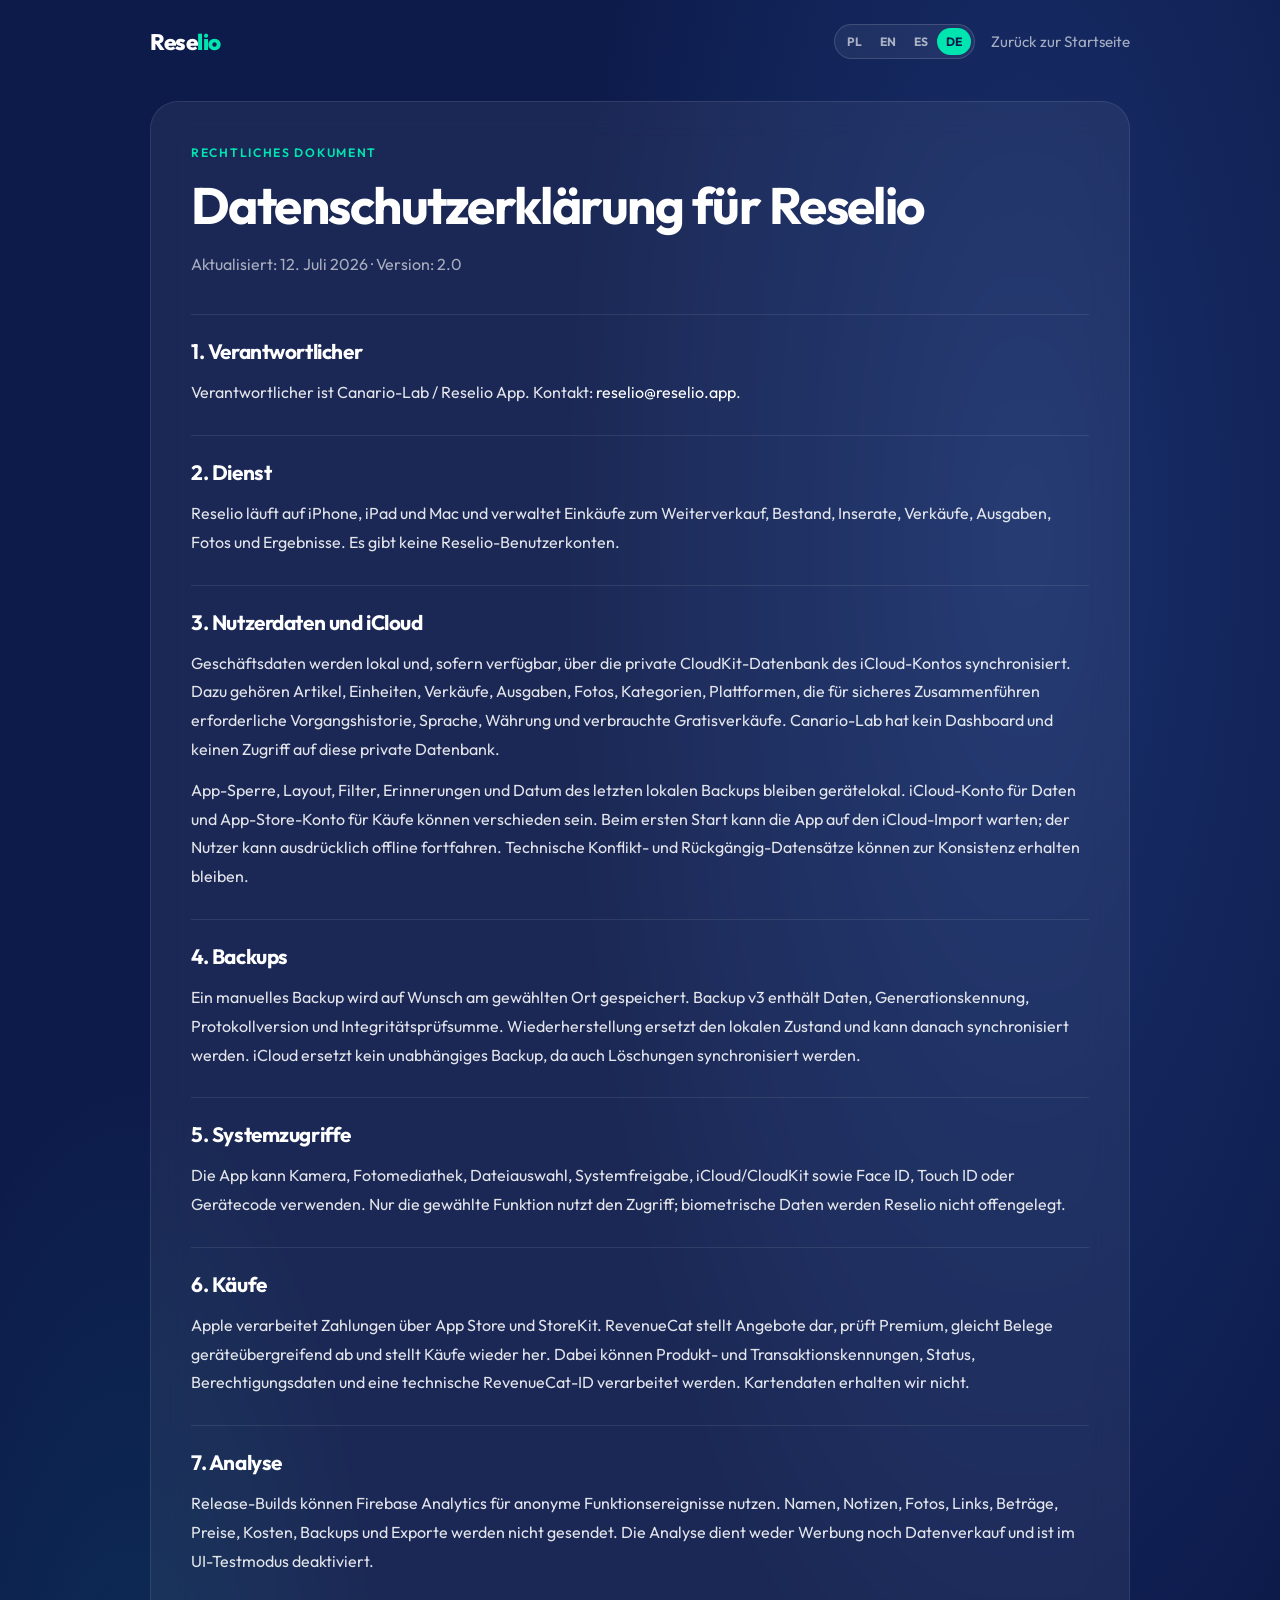
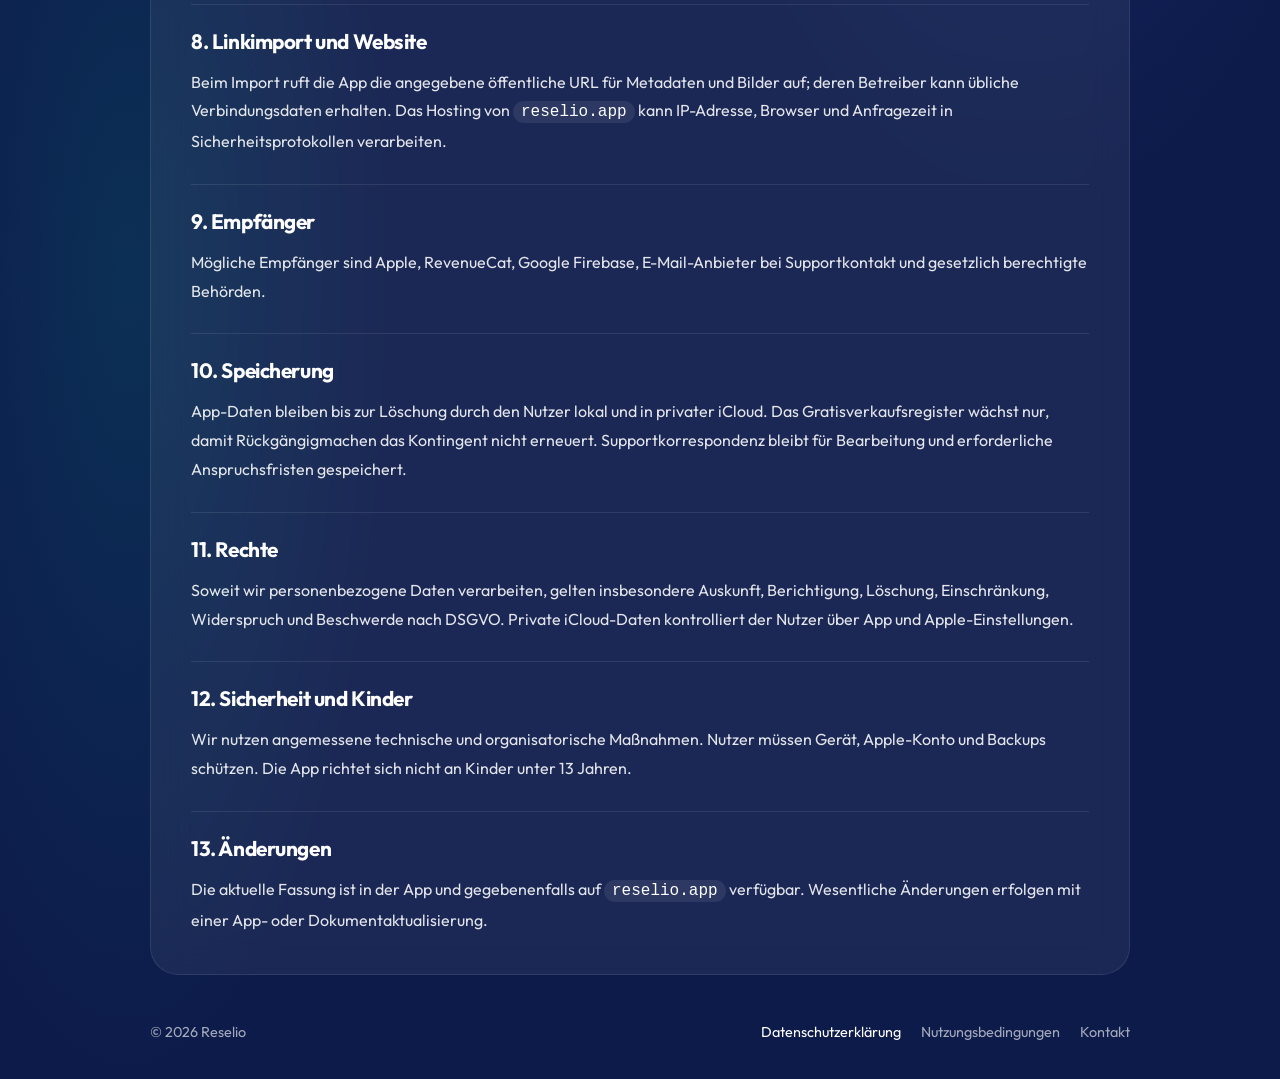
<file: privacy-de.html>
<!DOCTYPE html>
<html lang="de">
<head>
<meta charset="UTF-8">
<meta name="viewport" content="width=device-width, initial-scale=1.0">
<title>Datenschutzerklärung für Reselio</title>
<meta name="description" content="Datenschutzerklärung für die Reselio App und die Website reselio.app.">
<meta name="theme-color" content="#0d1b4b">
<link rel="alternate" hreflang="pl" href="privacy.html">
<link rel="alternate" hreflang="en" href="privacy-en.html">
<link rel="alternate" hreflang="es" href="privacy-es.html">
<link rel="alternate" hreflang="de" href="privacy-de.html">
<link rel="preconnect" href="https://fonts.googleapis.com">
<link href="https://fonts.googleapis.com/css2?family=Outfit:wght@300;400;500;600;700;800;900&display=swap" rel="stylesheet">
<link rel="stylesheet" href="legal.css">
</head>
<body>
  <div class="shell">
    <div class="topbar">
      <a class="logo" href="index.html">Rese<span>lio</span></a>
      <div class="topbar-actions">
        <div class="language-switch" aria-label="Sprachauswahl">
          <a class="lang-link" href="privacy.html" lang="pl">PL</a>
          <a class="lang-link" href="privacy-en.html" lang="en">EN</a>
          <a class="lang-link" href="privacy-es.html" lang="es">ES</a>
          <a class="lang-link" href="privacy-de.html" lang="de" aria-current="page">DE</a>
        </div>
        <a class="back-link" href="index.html">Zurück zur Startseite</a>
      </div>
    </div>

    <main class="card">
      <p class="eyebrow">Rechtliches Dokument</p>
      <h1>Datenschutzerklärung für Reselio</h1>
      <p class="meta">Aktualisiert: 12. Juli 2026 · Version: 2.0</p>

      <div class="sections">
        <section>
          <h2>1. Verantwortlicher</h2>
          <p>Verantwortlicher ist Canario-Lab / Reselio App. Kontakt: <a href="mailto:reselio@reselio.app">reselio@reselio.app</a>.</p>
        </section>

        <section>
          <h2>2. Dienst</h2>
          <p>Reselio läuft auf iPhone, iPad und Mac und verwaltet Einkäufe zum Weiterverkauf, Bestand, Inserate, Verkäufe, Ausgaben, Fotos und Ergebnisse. Es gibt keine Reselio-Benutzerkonten.</p>
        </section>

        <section>
          <h2>3. Nutzerdaten und iCloud</h2>
          <p>Geschäftsdaten werden lokal und, sofern verfügbar, über die private CloudKit-Datenbank des iCloud-Kontos synchronisiert. Dazu gehören Artikel, Einheiten, Verkäufe, Ausgaben, Fotos, Kategorien, Plattformen, die für sicheres Zusammenführen erforderliche Vorgangshistorie, Sprache, Währung und verbrauchte Gratisverkäufe. Canario-Lab hat kein Dashboard und keinen Zugriff auf diese private Datenbank.</p>
          <p>App-Sperre, Layout, Filter, Erinnerungen und Datum des letzten lokalen Backups bleiben gerätelokal. iCloud-Konto für Daten und App-Store-Konto für Käufe können verschieden sein. Beim ersten Start kann die App auf den iCloud-Import warten; der Nutzer kann ausdrücklich offline fortfahren. Technische Konflikt- und Rückgängig-Datensätze können zur Konsistenz erhalten bleiben.</p>
        </section>

        <section>
          <h2>4. Backups</h2>
          <p>Ein manuelles Backup wird auf Wunsch am gewählten Ort gespeichert. Backup v3 enthält Daten, Generationskennung, Protokollversion und Integritätsprüfsumme. Wiederherstellung ersetzt den lokalen Zustand und kann danach synchronisiert werden. iCloud ersetzt kein unabhängiges Backup, da auch Löschungen synchronisiert werden.</p>
        </section>

        <section>
          <h2>5. Systemzugriffe</h2>
          <p>Die App kann Kamera, Fotomediathek, Dateiauswahl, Systemfreigabe, iCloud/CloudKit sowie Face ID, Touch ID oder Gerätecode verwenden. Nur die gewählte Funktion nutzt den Zugriff; biometrische Daten werden Reselio nicht offengelegt.</p>
        </section>

        <section>
          <h2>6. Käufe</h2>
          <p>Apple verarbeitet Zahlungen über App Store und StoreKit. RevenueCat stellt Angebote dar, prüft Premium, gleicht Belege geräteübergreifend ab und stellt Käufe wieder her. Dabei können Produkt- und Transaktionskennungen, Status, Berechtigungsdaten und eine technische RevenueCat-ID verarbeitet werden. Kartendaten erhalten wir nicht.</p>
        </section>

        <section>
          <h2>7. Analyse</h2>
          <p>Release-Builds können Firebase Analytics für anonyme Funktionsereignisse nutzen. Namen, Notizen, Fotos, Links, Beträge, Preise, Kosten, Backups und Exporte werden nicht gesendet. Die Analyse dient weder Werbung noch Datenverkauf und ist im UI-Testmodus deaktiviert.</p>
        </section>

        <section>
          <h2>8. Linkimport und Website</h2>
          <p>Beim Import ruft die App die angegebene öffentliche URL für Metadaten und Bilder auf; deren Betreiber kann übliche Verbindungsdaten erhalten. Das Hosting von <code>reselio.app</code> kann IP-Adresse, Browser und Anfragezeit in Sicherheitsprotokollen verarbeiten.</p>
        </section>

        <section>
          <h2>9. Empfänger</h2>
          <p>Mögliche Empfänger sind Apple, RevenueCat, Google Firebase, E-Mail-Anbieter bei Supportkontakt und gesetzlich berechtigte Behörden.</p>
        </section>

        <section>
          <h2>10. Speicherung</h2>
          <p>App-Daten bleiben bis zur Löschung durch den Nutzer lokal und in privater iCloud. Das Gratisverkaufsregister wächst nur, damit Rückgängigmachen das Kontingent nicht erneuert. Supportkorrespondenz bleibt für Bearbeitung und erforderliche Anspruchsfristen gespeichert.</p>
        </section>

        <section>
          <h2>11. Rechte</h2>
          <p>Soweit wir personenbezogene Daten verarbeiten, gelten insbesondere Auskunft, Berichtigung, Löschung, Einschränkung, Widerspruch und Beschwerde nach DSGVO. Private iCloud-Daten kontrolliert der Nutzer über App und Apple-Einstellungen.</p>
        </section>

        <section>
          <h2>12. Sicherheit und Kinder</h2>
          <p>Wir nutzen angemessene technische und organisatorische Maßnahmen. Nutzer müssen Gerät, Apple-Konto und Backups schützen. Die App richtet sich nicht an Kinder unter 13 Jahren.</p>
        </section>

        <section>
          <h2>13. Änderungen</h2>
          <p>Die aktuelle Fassung ist in der App und gegebenenfalls auf <code>reselio.app</code> verfügbar. Wesentliche Änderungen erfolgen mit einer App- oder Dokumentaktualisierung.</p>
        </section>
      </div>
    </main>

    <footer class="footer">
      <div>© 2026 Reselio</div>
      <div class="footer-links">
        <a href="privacy-de.html" aria-current="page">Datenschutzerklärung</a>
        <a href="terms-de.html">Nutzungsbedingungen</a>
        <a href="mailto:reselio@reselio.app">Kontakt</a>
      </div>
    </footer>
  </div>
</body>
</html>
</file>
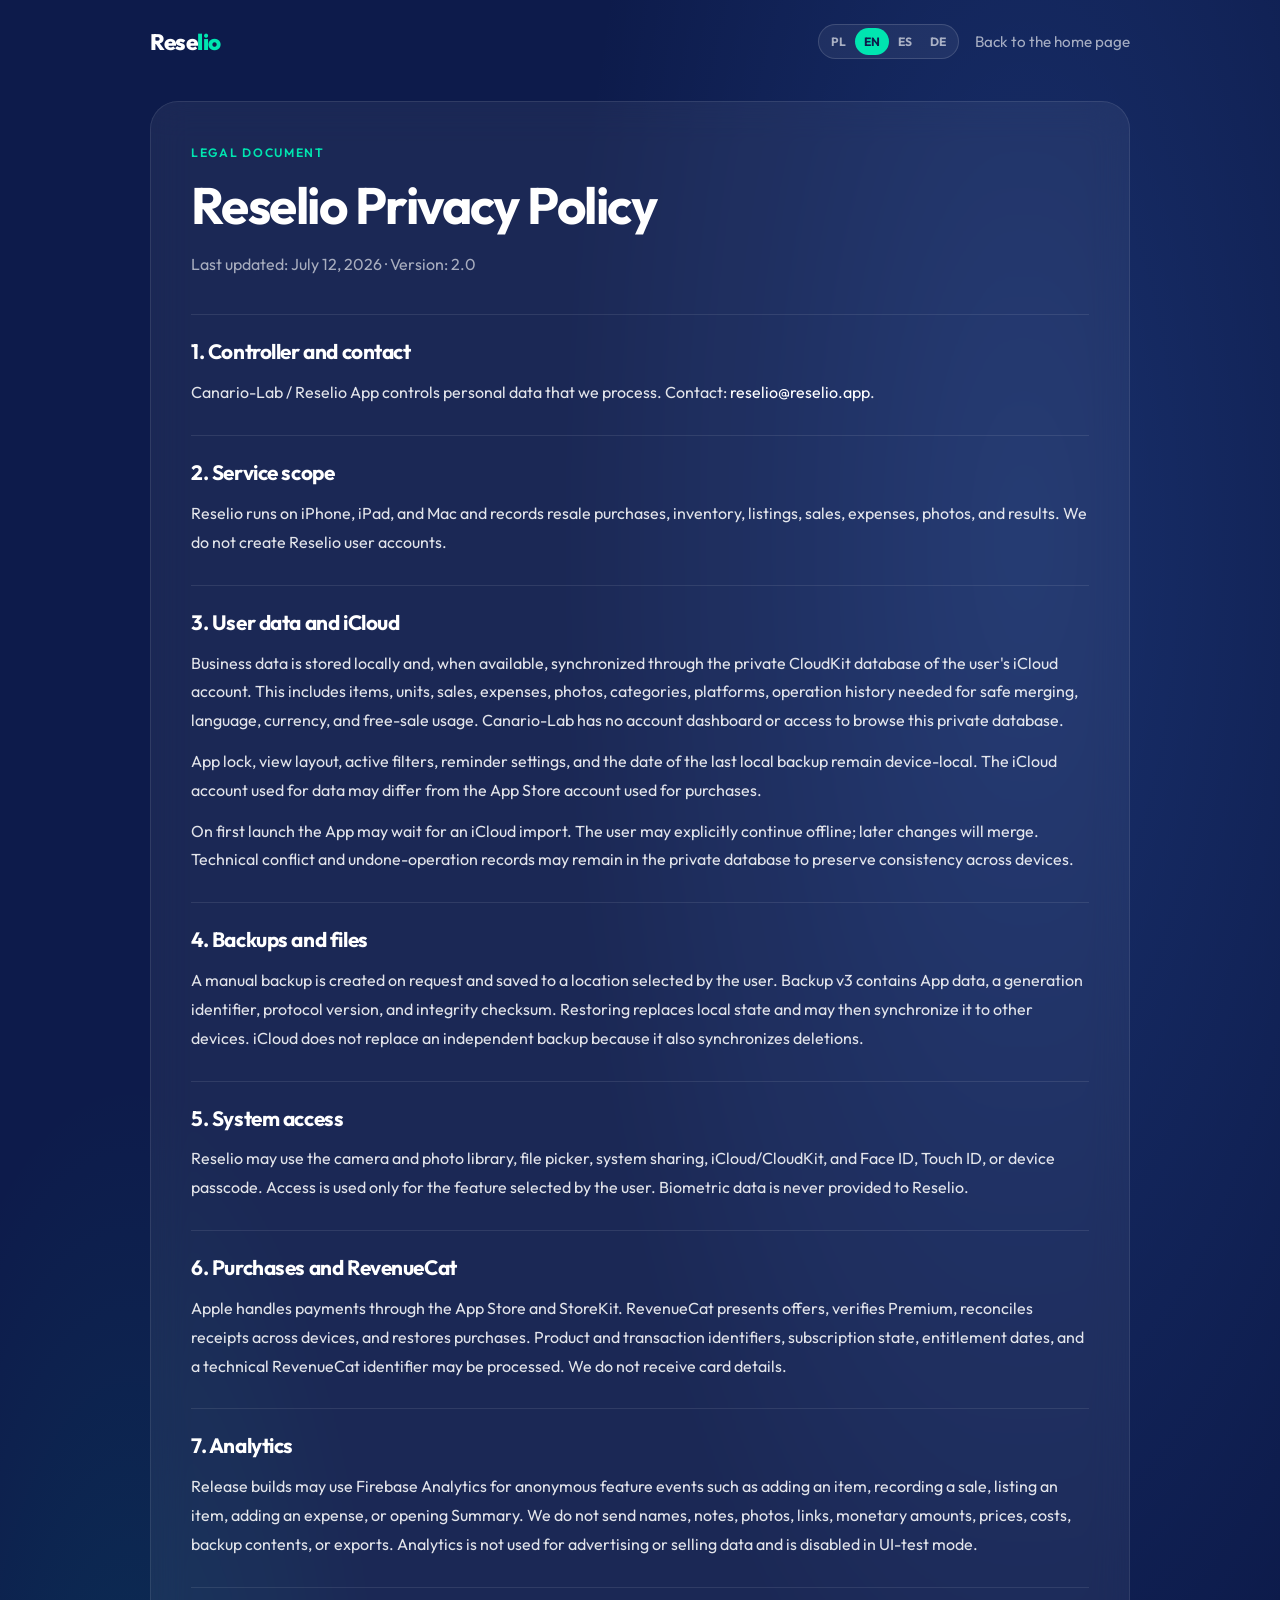
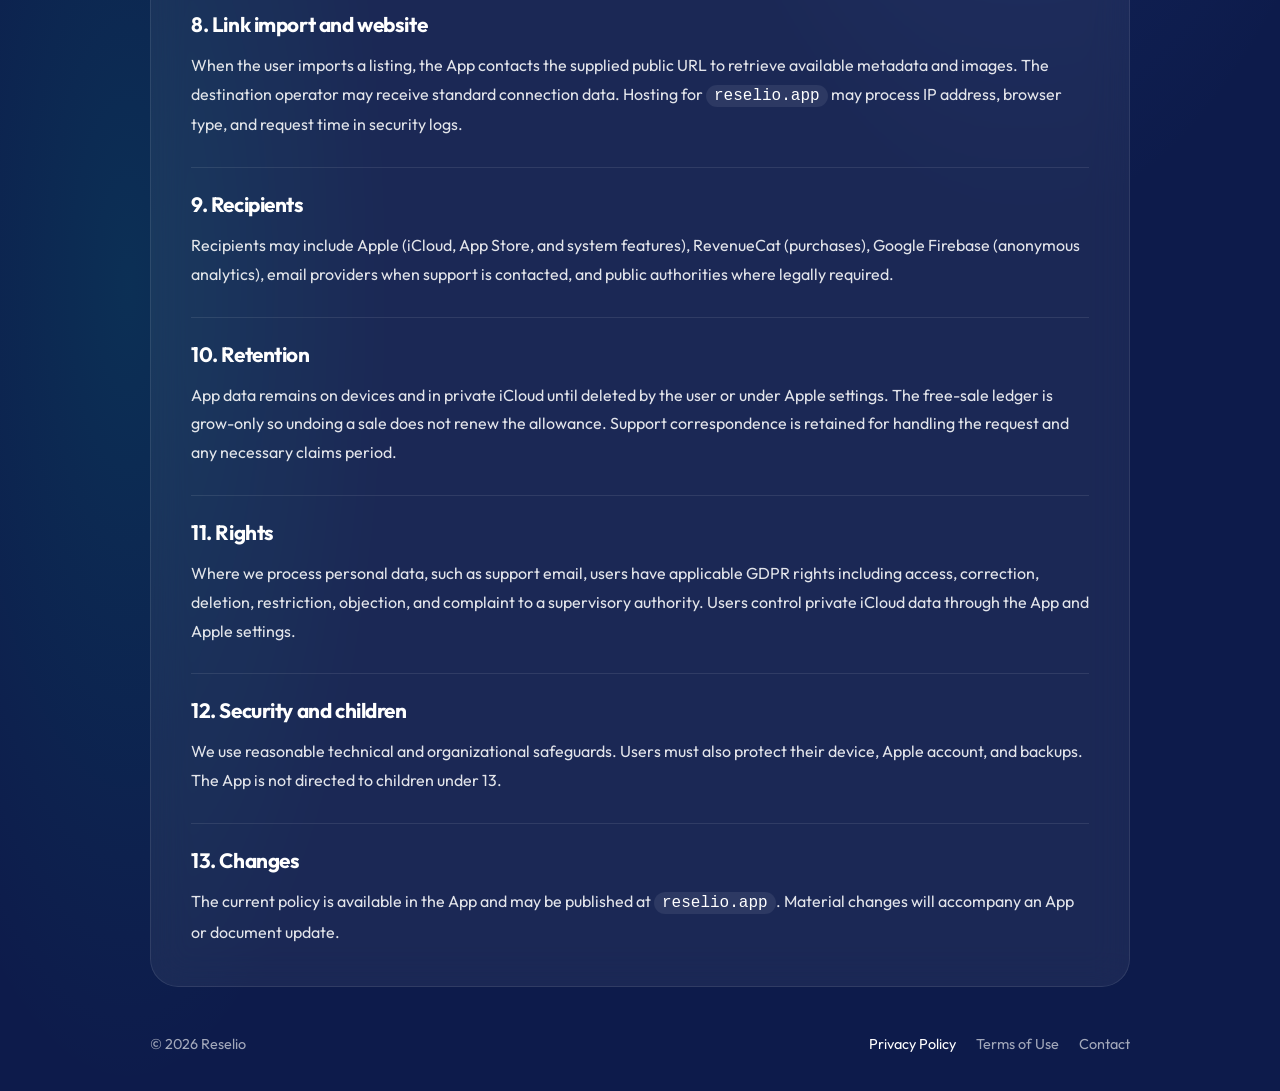
<file: privacy-en.html>
<!DOCTYPE html>
<html lang="en">
<head>
<meta charset="UTF-8">
<meta name="viewport" content="width=device-width, initial-scale=1.0">
<title>Reselio Privacy Policy</title>
<meta name="description" content="Privacy policy for the Reselio app and reselio.app website.">
<meta name="theme-color" content="#0d1b4b">
<link rel="alternate" hreflang="pl" href="privacy.html">
<link rel="alternate" hreflang="en" href="privacy-en.html">
<link rel="alternate" hreflang="es" href="privacy-es.html">
<link rel="alternate" hreflang="de" href="privacy-de.html">
<link rel="preconnect" href="https://fonts.googleapis.com">
<link href="https://fonts.googleapis.com/css2?family=Outfit:wght@300;400;500;600;700;800;900&display=swap" rel="stylesheet">
<link rel="stylesheet" href="legal.css">
</head>
<body>
  <div class="shell">
    <div class="topbar">
      <a class="logo" href="index.html">Rese<span>lio</span></a>
      <div class="topbar-actions">
        <div class="language-switch" aria-label="Language selection">
          <a class="lang-link" href="privacy.html" lang="pl">PL</a>
          <a class="lang-link" href="privacy-en.html" lang="en" aria-current="page">EN</a>
          <a class="lang-link" href="privacy-es.html" lang="es">ES</a>
          <a class="lang-link" href="privacy-de.html" lang="de">DE</a>
        </div>
        <a class="back-link" href="index.html">Back to the home page</a>
      </div>
    </div>

    <main class="card">
      <p class="eyebrow">Legal document</p>
      <h1>Reselio Privacy Policy</h1>
      <p class="meta">Last updated: July 12, 2026 · Version: 2.0</p>

      <div class="sections">
        <section>
          <h2>1. Controller and contact</h2>
          <p>Canario-Lab / Reselio App controls personal data that we process. Contact: <a href="mailto:reselio@reselio.app">reselio@reselio.app</a>.</p>
        </section>

        <section>
          <h2>2. Service scope</h2>
          <p>Reselio runs on iPhone, iPad, and Mac and records resale purchases, inventory, listings, sales, expenses, photos, and results. We do not create Reselio user accounts.</p>
        </section>

        <section>
          <h2>3. User data and iCloud</h2>
          <p>Business data is stored locally and, when available, synchronized through the private CloudKit database of the user's iCloud account. This includes items, units, sales, expenses, photos, categories, platforms, operation history needed for safe merging, language, currency, and free-sale usage. Canario-Lab has no account dashboard or access to browse this private database.</p>
          <p>App lock, view layout, active filters, reminder settings, and the date of the last local backup remain device-local. The iCloud account used for data may differ from the App Store account used for purchases.</p>
          <p>On first launch the App may wait for an iCloud import. The user may explicitly continue offline; later changes will merge. Technical conflict and undone-operation records may remain in the private database to preserve consistency across devices.</p>
        </section>

        <section>
          <h2>4. Backups and files</h2>
          <p>A manual backup is created on request and saved to a location selected by the user. Backup v3 contains App data, a generation identifier, protocol version, and integrity checksum. Restoring replaces local state and may then synchronize it to other devices. iCloud does not replace an independent backup because it also synchronizes deletions.</p>
        </section>

        <section>
          <h2>5. System access</h2>
          <p>Reselio may use the camera and photo library, file picker, system sharing, iCloud/CloudKit, and Face ID, Touch ID, or device passcode. Access is used only for the feature selected by the user. Biometric data is never provided to Reselio.</p>
        </section>

        <section>
          <h2>6. Purchases and RevenueCat</h2>
          <p>Apple handles payments through the App Store and StoreKit. RevenueCat presents offers, verifies Premium, reconciles receipts across devices, and restores purchases. Product and transaction identifiers, subscription state, entitlement dates, and a technical RevenueCat identifier may be processed. We do not receive card details.</p>
        </section>

        <section>
          <h2>7. Analytics</h2>
          <p>Release builds may use Firebase Analytics for anonymous feature events such as adding an item, recording a sale, listing an item, adding an expense, or opening Summary. We do not send names, notes, photos, links, monetary amounts, prices, costs, backup contents, or exports. Analytics is not used for advertising or selling data and is disabled in UI-test mode.</p>
        </section>

        <section>
          <h2>8. Link import and website</h2>
          <p>When the user imports a listing, the App contacts the supplied public URL to retrieve available metadata and images. The destination operator may receive standard connection data. Hosting for <code>reselio.app</code> may process IP address, browser type, and request time in security logs.</p>
        </section>

        <section>
          <h2>9. Recipients</h2>
          <p>Recipients may include Apple (iCloud, App Store, and system features), RevenueCat (purchases), Google Firebase (anonymous analytics), email providers when support is contacted, and public authorities where legally required.</p>
        </section>

        <section>
          <h2>10. Retention</h2>
          <p>App data remains on devices and in private iCloud until deleted by the user or under Apple settings. The free-sale ledger is grow-only so undoing a sale does not renew the allowance. Support correspondence is retained for handling the request and any necessary claims period.</p>
        </section>

        <section>
          <h2>11. Rights</h2>
          <p>Where we process personal data, such as support email, users have applicable GDPR rights including access, correction, deletion, restriction, objection, and complaint to a supervisory authority. Users control private iCloud data through the App and Apple settings.</p>
        </section>

        <section>
          <h2>12. Security and children</h2>
          <p>We use reasonable technical and organizational safeguards. Users must also protect their device, Apple account, and backups. The App is not directed to children under 13.</p>
        </section>

        <section>
          <h2>13. Changes</h2>
          <p>The current policy is available in the App and may be published at <code>reselio.app</code>. Material changes will accompany an App or document update.</p>
        </section>
      </div>
    </main>

    <footer class="footer">
      <div>© 2026 Reselio</div>
      <div class="footer-links">
        <a href="privacy-en.html" aria-current="page">Privacy Policy</a>
        <a href="terms-en.html">Terms of Use</a>
        <a href="mailto:reselio@reselio.app">Contact</a>
      </div>
    </footer>
  </div>
</body>
</html>
</file>
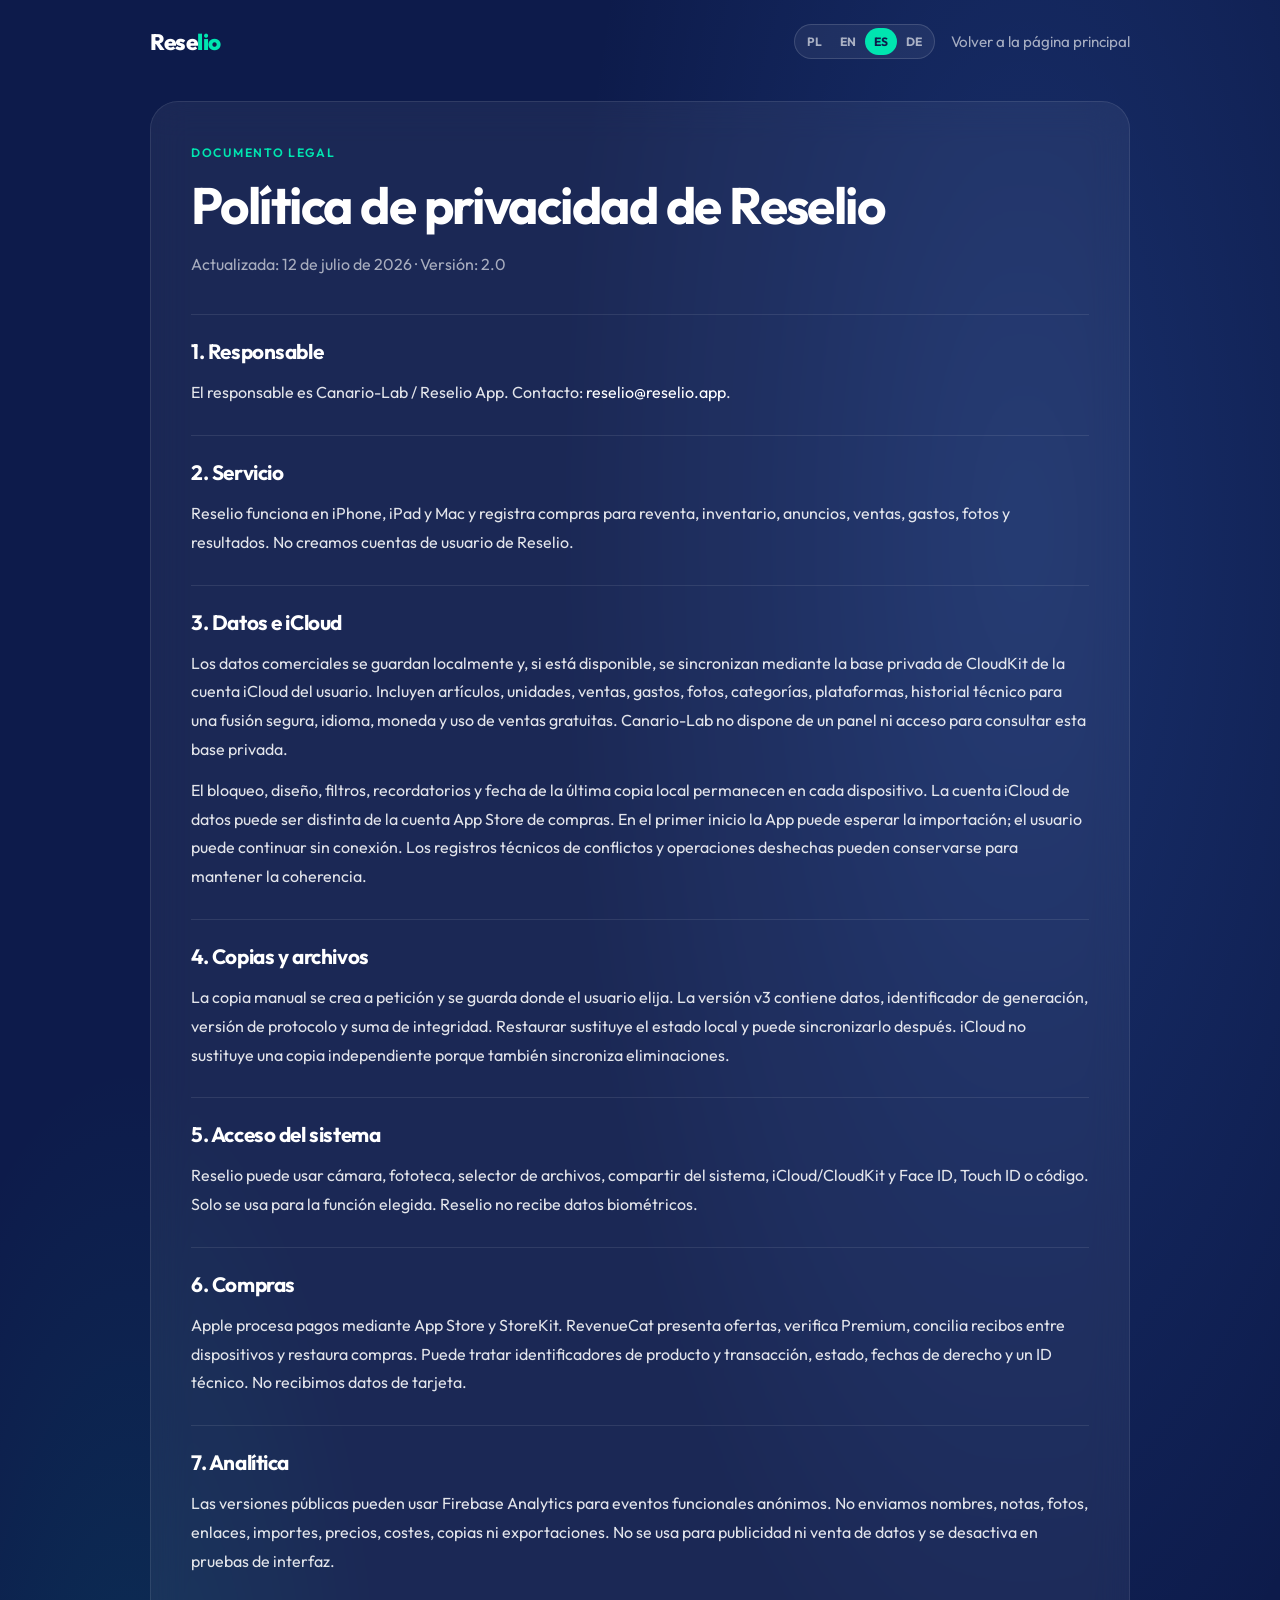
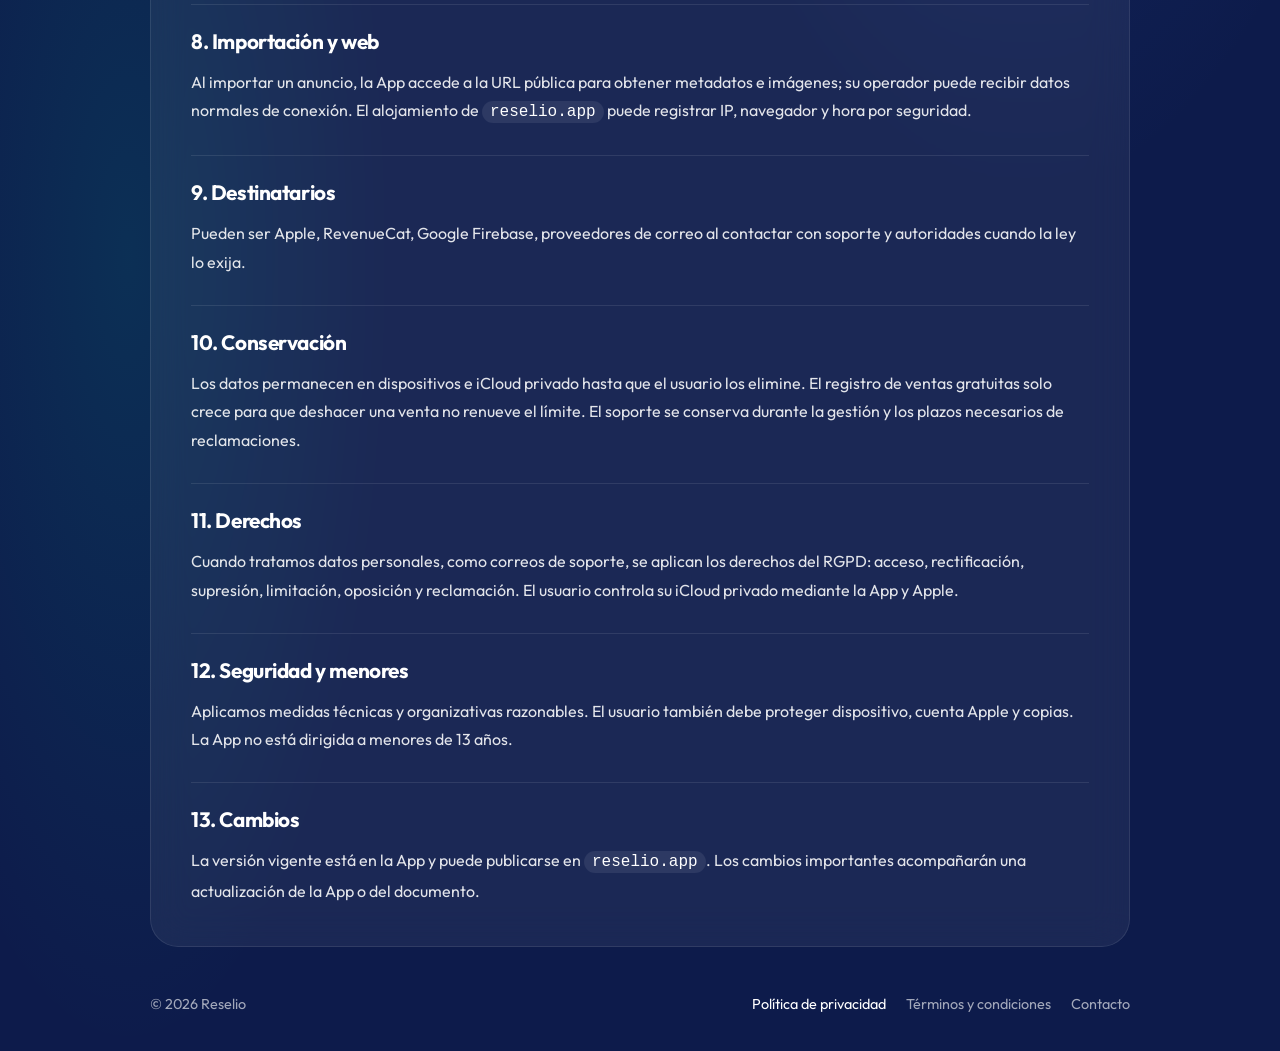
<file: privacy-es.html>
<!DOCTYPE html>
<html lang="es">
<head>
<meta charset="UTF-8">
<meta name="viewport" content="width=device-width, initial-scale=1.0">
<title>Política de privacidad de Reselio</title>
<meta name="description" content="Política de privacidad de la aplicación Reselio y del sitio reselio.app.">
<meta name="theme-color" content="#0d1b4b">
<link rel="alternate" hreflang="pl" href="privacy.html">
<link rel="alternate" hreflang="en" href="privacy-en.html">
<link rel="alternate" hreflang="es" href="privacy-es.html">
<link rel="alternate" hreflang="de" href="privacy-de.html">
<link rel="preconnect" href="https://fonts.googleapis.com">
<link href="https://fonts.googleapis.com/css2?family=Outfit:wght@300;400;500;600;700;800;900&display=swap" rel="stylesheet">
<link rel="stylesheet" href="legal.css">
</head>
<body>
  <div class="shell">
    <div class="topbar">
      <a class="logo" href="index.html">Rese<span>lio</span></a>
      <div class="topbar-actions">
        <div class="language-switch" aria-label="Selección de idioma">
          <a class="lang-link" href="privacy.html" lang="pl">PL</a>
          <a class="lang-link" href="privacy-en.html" lang="en">EN</a>
          <a class="lang-link" href="privacy-es.html" lang="es" aria-current="page">ES</a>
          <a class="lang-link" href="privacy-de.html" lang="de">DE</a>
        </div>
        <a class="back-link" href="index.html">Volver a la página principal</a>
      </div>
    </div>

    <main class="card">
      <p class="eyebrow">Documento legal</p>
      <h1>Política de privacidad de Reselio</h1>
      <p class="meta">Actualizada: 12 de julio de 2026 · Versión: 2.0</p>

      <div class="sections">
        <section>
          <h2>1. Responsable</h2>
          <p>El responsable es Canario-Lab / Reselio App. Contacto: <a href="mailto:reselio@reselio.app">reselio@reselio.app</a>.</p>
        </section>

        <section>
          <h2>2. Servicio</h2>
          <p>Reselio funciona en iPhone, iPad y Mac y registra compras para reventa, inventario, anuncios, ventas, gastos, fotos y resultados. No creamos cuentas de usuario de Reselio.</p>
        </section>

        <section>
          <h2>3. Datos e iCloud</h2>
          <p>Los datos comerciales se guardan localmente y, si está disponible, se sincronizan mediante la base privada de CloudKit de la cuenta iCloud del usuario. Incluyen artículos, unidades, ventas, gastos, fotos, categorías, plataformas, historial técnico para una fusión segura, idioma, moneda y uso de ventas gratuitas. Canario-Lab no dispone de un panel ni acceso para consultar esta base privada.</p>
          <p>El bloqueo, diseño, filtros, recordatorios y fecha de la última copia local permanecen en cada dispositivo. La cuenta iCloud de datos puede ser distinta de la cuenta App Store de compras. En el primer inicio la App puede esperar la importación; el usuario puede continuar sin conexión. Los registros técnicos de conflictos y operaciones deshechas pueden conservarse para mantener la coherencia.</p>
        </section>

        <section>
          <h2>4. Copias y archivos</h2>
          <p>La copia manual se crea a petición y se guarda donde el usuario elija. La versión v3 contiene datos, identificador de generación, versión de protocolo y suma de integridad. Restaurar sustituye el estado local y puede sincronizarlo después. iCloud no sustituye una copia independiente porque también sincroniza eliminaciones.</p>
        </section>

        <section>
          <h2>5. Acceso del sistema</h2>
          <p>Reselio puede usar cámara, fototeca, selector de archivos, compartir del sistema, iCloud/CloudKit y Face ID, Touch ID o código. Solo se usa para la función elegida. Reselio no recibe datos biométricos.</p>
        </section>

        <section>
          <h2>6. Compras</h2>
          <p>Apple procesa pagos mediante App Store y StoreKit. RevenueCat presenta ofertas, verifica Premium, concilia recibos entre dispositivos y restaura compras. Puede tratar identificadores de producto y transacción, estado, fechas de derecho y un ID técnico. No recibimos datos de tarjeta.</p>
        </section>

        <section>
          <h2>7. Analítica</h2>
          <p>Las versiones públicas pueden usar Firebase Analytics para eventos funcionales anónimos. No enviamos nombres, notas, fotos, enlaces, importes, precios, costes, copias ni exportaciones. No se usa para publicidad ni venta de datos y se desactiva en pruebas de interfaz.</p>
        </section>

        <section>
          <h2>8. Importación y web</h2>
          <p>Al importar un anuncio, la App accede a la URL pública para obtener metadatos e imágenes; su operador puede recibir datos normales de conexión. El alojamiento de <code>reselio.app</code> puede registrar IP, navegador y hora por seguridad.</p>
        </section>

        <section>
          <h2>9. Destinatarios</h2>
          <p>Pueden ser Apple, RevenueCat, Google Firebase, proveedores de correo al contactar con soporte y autoridades cuando la ley lo exija.</p>
        </section>

        <section>
          <h2>10. Conservación</h2>
          <p>Los datos permanecen en dispositivos e iCloud privado hasta que el usuario los elimine. El registro de ventas gratuitas solo crece para que deshacer una venta no renueve el límite. El soporte se conserva durante la gestión y los plazos necesarios de reclamaciones.</p>
        </section>

        <section>
          <h2>11. Derechos</h2>
          <p>Cuando tratamos datos personales, como correos de soporte, se aplican los derechos del RGPD: acceso, rectificación, supresión, limitación, oposición y reclamación. El usuario controla su iCloud privado mediante la App y Apple.</p>
        </section>

        <section>
          <h2>12. Seguridad y menores</h2>
          <p>Aplicamos medidas técnicas y organizativas razonables. El usuario también debe proteger dispositivo, cuenta Apple y copias. La App no está dirigida a menores de 13 años.</p>
        </section>

        <section>
          <h2>13. Cambios</h2>
          <p>La versión vigente está en la App y puede publicarse en <code>reselio.app</code>. Los cambios importantes acompañarán una actualización de la App o del documento.</p>
        </section>
      </div>
    </main>

    <footer class="footer">
      <div>© 2026 Reselio</div>
      <div class="footer-links">
        <a href="privacy-es.html" aria-current="page">Política de privacidad</a>
        <a href="terms-es.html">Términos y condiciones</a>
        <a href="mailto:reselio@reselio.app">Contacto</a>
      </div>
    </footer>
  </div>
</body>
</html>
</file>
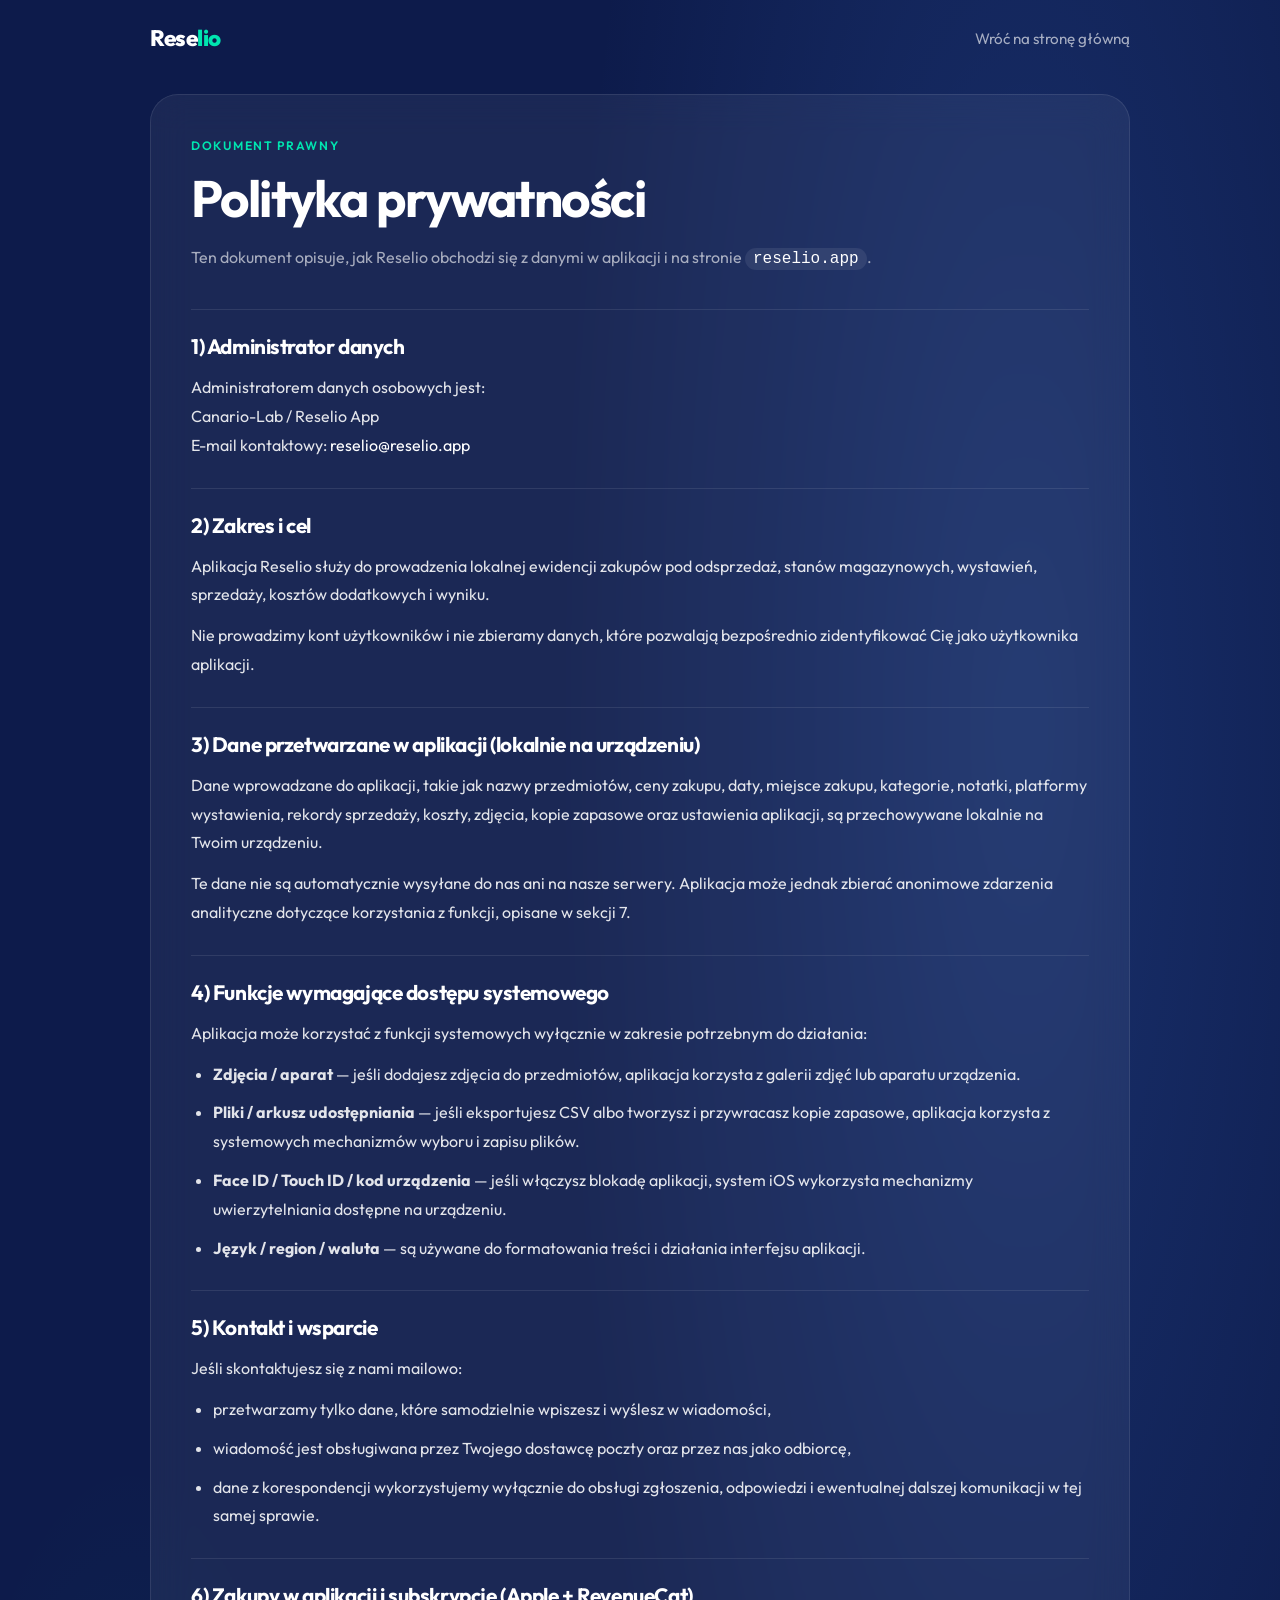
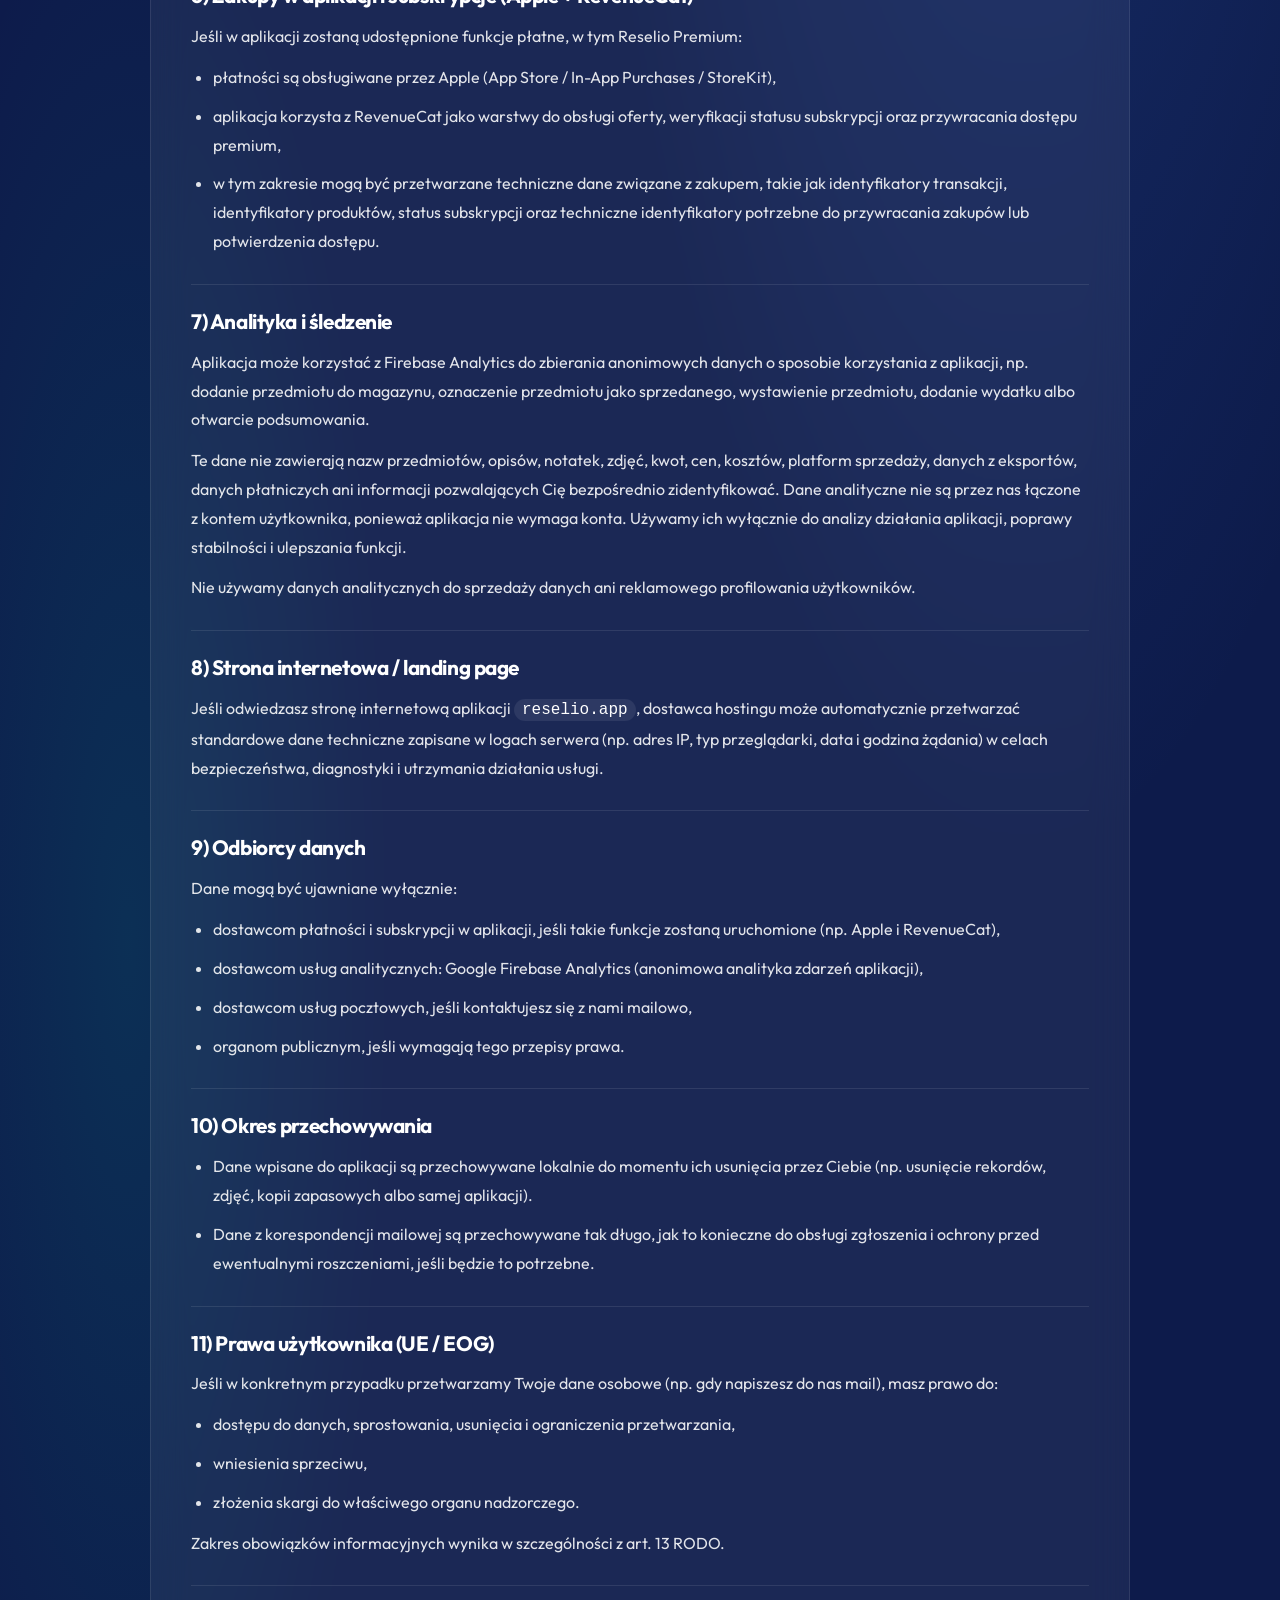
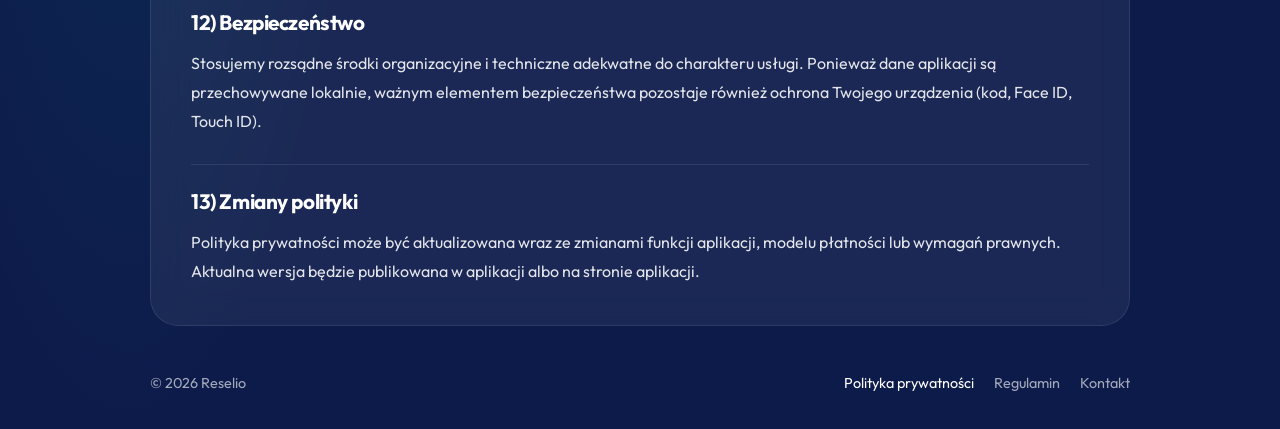
<file: privacy.html>
<!DOCTYPE html>
<html lang="pl">
<head>
<meta charset="UTF-8">
<meta name="viewport" content="width=device-width, initial-scale=1.0">
<title>Polityka prywatności — Reselio</title>
<meta name="description" content="Polityka prywatności aplikacji Reselio i strony reselio.app.">
<meta name="theme-color" content="#0d1b4b">
<link rel="preconnect" href="https://fonts.googleapis.com">
<link href="https://fonts.googleapis.com/css2?family=Outfit:wght@300;400;500;600;700;800;900&display=swap" rel="stylesheet">
<style>
  :root {
    --navy: #0d1b4b;
    --navy-mid: #152263;
    --accent: #4f8fff;
    --mint: #00e5b0;
    --white: #ffffff;
    --text: rgba(255,255,255,0.88);
    --muted: rgba(255,255,255,0.62);
    --line: rgba(255,255,255,0.09);
    --card: rgba(255,255,255,0.06);
  }

  * { box-sizing: border-box; }

  body {
    margin: 0;
    font-family: "Outfit", sans-serif;
    background:
      radial-gradient(ellipse 60% 80% at 80% 20%, rgba(79,143,255,0.18) 0%, transparent 60%),
      radial-gradient(ellipse 40% 60% at 10% 70%, rgba(0,229,176,0.10) 0%, transparent 50%),
      var(--navy);
    color: var(--text);
  }

  a {
    color: var(--white);
    text-decoration: none;
  }

  .shell {
    width: min(980px, calc(100vw - 32px));
    margin: 0 auto;
  }

  .topbar {
    display: flex;
    align-items: center;
    justify-content: space-between;
    gap: 16px;
    padding: 24px 0;
  }

  .logo {
    font-weight: 800;
    font-size: 1.4rem;
    letter-spacing: -0.02em;
  }

  .logo span,
  .eyebrow {
    color: var(--mint);
  }

  .back-link {
    color: var(--muted);
    font-size: 0.95rem;
  }

  .back-link:hover {
    color: var(--white);
  }

  .card {
    margin: 18px 0 48px;
    padding: 40px;
    border: 1px solid var(--line);
    border-radius: 28px;
    background: var(--card);
    backdrop-filter: blur(18px);
  }

  .eyebrow {
    margin: 0 0 14px;
    font-size: 0.76rem;
    letter-spacing: 0.14em;
    text-transform: uppercase;
    font-weight: 600;
  }

  h1 {
    margin: 0;
    color: var(--white);
    font-size: clamp(2.2rem, 4vw, 3.4rem);
    line-height: 1.08;
    letter-spacing: -0.03em;
  }

  .intro,
  .meta {
    margin: 18px 0 0;
    color: var(--muted);
    font-size: 1rem;
    line-height: 1.7;
  }

  .sections {
    display: grid;
    gap: 28px;
    margin-top: 36px;
  }

  section {
    padding-top: 24px;
    border-top: 1px solid var(--line);
  }

  h2 {
    margin: 0 0 14px;
    color: var(--white);
    font-size: 1.3rem;
    line-height: 1.2;
    letter-spacing: -0.02em;
  }

  p, li {
    margin: 0;
    color: var(--text);
    font-size: 1rem;
    line-height: 1.8;
  }

  p + p,
  p + ul,
  p + ol,
  ul + p,
  ol + p {
    margin-top: 12px;
  }

  ul, ol {
    margin: 0;
    padding-left: 22px;
  }

  li + li {
    margin-top: 10px;
  }

  code {
    padding: 2px 8px;
    border-radius: 999px;
    background: rgba(255,255,255,0.08);
    color: var(--white);
  }

  .footer {
    display: flex;
    align-items: center;
    justify-content: space-between;
    gap: 16px;
    padding: 0 0 40px;
    color: var(--muted);
    font-size: 0.9rem;
  }

  .footer-links {
    display: flex;
    flex-wrap: wrap;
    gap: 20px;
  }

  .footer-links a {
    color: var(--muted);
  }

  .footer-links a:hover,
  .footer-links a[aria-current="page"] {
    color: var(--white);
  }

  @media (max-width: 720px) {
    .topbar,
    .footer {
      flex-direction: column;
      align-items: flex-start;
    }

    .card {
      padding: 24px 20px;
    }
  }
</style>
</head>
<body>
  <div class="shell">
    <div class="topbar">
      <a class="logo" href="index.html">Rese<span>lio</span></a>
      <a class="back-link" href="index.html">Wróć na stronę główną</a>
    </div>

    <main class="card">
      <p class="eyebrow">Dokument prawny</p>
      <h1>Polityka prywatności</h1>
      <p class="intro">
        Ten dokument opisuje, jak Reselio obchodzi się z danymi w aplikacji
        i na stronie <code>reselio.app</code>.
      </p>

      <div class="sections">
        <section>
          <h2>1) Administrator danych</h2>
          <p>
            Administratorem danych osobowych jest:<br>
            Canario-Lab / Reselio App<br>
            E-mail kontaktowy:
            <a href="mailto:reselio@reselio.app">reselio@reselio.app</a>
          </p>
        </section>

        <section>
          <h2>2) Zakres i cel</h2>
          <p>
            Aplikacja Reselio służy do prowadzenia lokalnej ewidencji zakupów pod
            odsprzedaż, stanów magazynowych, wystawień, sprzedaży, kosztów
            dodatkowych i wyniku.
          </p>
          <p>
            Nie prowadzimy kont użytkowników i nie zbieramy danych, które pozwalają
            bezpośrednio zidentyfikować Cię jako użytkownika aplikacji.
          </p>
        </section>

        <section>
          <h2>3) Dane przetwarzane w aplikacji (lokalnie na urządzeniu)</h2>
          <p>
            Dane wprowadzane do aplikacji, takie jak nazwy przedmiotów, ceny zakupu,
            daty, miejsce zakupu, kategorie, notatki, platformy wystawienia,
            rekordy sprzedaży, koszty, zdjęcia, kopie zapasowe oraz ustawienia
            aplikacji, są przechowywane lokalnie na Twoim urządzeniu.
          </p>
          <p>
            Te dane nie są automatycznie wysyłane do nas ani na nasze serwery.
            Aplikacja może jednak zbierać anonimowe zdarzenia analityczne
            dotyczące korzystania z funkcji, opisane w sekcji 7.
          </p>
        </section>

        <section>
          <h2>4) Funkcje wymagające dostępu systemowego</h2>
          <p>Aplikacja może korzystać z funkcji systemowych wyłącznie w zakresie potrzebnym do działania:</p>
          <ul>
            <li><strong>Zdjęcia / aparat</strong> — jeśli dodajesz zdjęcia do przedmiotów, aplikacja korzysta z galerii zdjęć lub aparatu urządzenia.</li>
            <li><strong>Pliki / arkusz udostępniania</strong> — jeśli eksportujesz CSV albo tworzysz i przywracasz kopie zapasowe, aplikacja korzysta z systemowych mechanizmów wyboru i zapisu plików.</li>
            <li><strong>Face ID / Touch ID / kod urządzenia</strong> — jeśli włączysz blokadę aplikacji, system iOS wykorzysta mechanizmy uwierzytelniania dostępne na urządzeniu.</li>
            <li><strong>Język / region / waluta</strong> — są używane do formatowania treści i działania interfejsu aplikacji.</li>
          </ul>
        </section>

        <section>
          <h2>5) Kontakt i wsparcie</h2>
          <p>Jeśli skontaktujesz się z nami mailowo:</p>
          <ul>
            <li>przetwarzamy tylko dane, które samodzielnie wpiszesz i wyślesz w wiadomości,</li>
            <li>wiadomość jest obsługiwana przez Twojego dostawcę poczty oraz przez nas jako odbiorcę,</li>
            <li>dane z korespondencji wykorzystujemy wyłącznie do obsługi zgłoszenia, odpowiedzi i ewentualnej dalszej komunikacji w tej samej sprawie.</li>
          </ul>
        </section>

        <section>
          <h2>6) Zakupy w aplikacji i subskrypcje (Apple + RevenueCat)</h2>
          <p>Jeśli w aplikacji zostaną udostępnione funkcje płatne, w tym Reselio Premium:</p>
          <ul>
            <li>płatności są obsługiwane przez Apple (App Store / In-App Purchases / StoreKit),</li>
            <li>aplikacja korzysta z RevenueCat jako warstwy do obsługi oferty, weryfikacji statusu subskrypcji oraz przywracania dostępu premium,</li>
            <li>w tym zakresie mogą być przetwarzane techniczne dane związane z zakupem, takie jak identyfikatory transakcji, identyfikatory produktów, status subskrypcji oraz techniczne identyfikatory potrzebne do przywracania zakupów lub potwierdzenia dostępu.</li>
          </ul>
        </section>

        <section>
          <h2>7) Analityka i śledzenie</h2>
          <p>
            Aplikacja może korzystać z Firebase Analytics do zbierania
            anonimowych danych o sposobie korzystania z aplikacji, np. dodanie
            przedmiotu do magazynu, oznaczenie przedmiotu jako sprzedanego,
            wystawienie przedmiotu, dodanie wydatku albo otwarcie podsumowania.
          </p>
          <p>
            Te dane nie zawierają nazw przedmiotów, opisów, notatek, zdjęć,
            kwot, cen, kosztów, platform sprzedaży, danych z eksportów, danych
            płatniczych ani informacji pozwalających Cię bezpośrednio
            zidentyfikować. Dane analityczne nie są przez nas łączone z kontem
            użytkownika, ponieważ aplikacja nie wymaga konta. Używamy ich
            wyłącznie do analizy działania aplikacji, poprawy stabilności i
            ulepszania funkcji.
          </p>
          <p>
            Nie używamy danych analitycznych do sprzedaży danych ani reklamowego
            profilowania użytkowników.
          </p>
        </section>

        <section>
          <h2>8) Strona internetowa / landing page</h2>
          <p>
            Jeśli odwiedzasz stronę internetową aplikacji <code>reselio.app</code>,
            dostawca hostingu może automatycznie przetwarzać standardowe dane
            techniczne zapisane w logach serwera (np. adres IP, typ przeglądarki,
            data i godzina żądania) w celach bezpieczeństwa, diagnostyki i
            utrzymania działania usługi.
          </p>
        </section>

        <section>
          <h2>9) Odbiorcy danych</h2>
          <p>Dane mogą być ujawniane wyłącznie:</p>
          <ul>
            <li>dostawcom płatności i subskrypcji w aplikacji, jeśli takie funkcje zostaną uruchomione (np. Apple i RevenueCat),</li>
            <li>dostawcom usług analitycznych: Google Firebase Analytics (anonimowa analityka zdarzeń aplikacji),</li>
            <li>dostawcom usług pocztowych, jeśli kontaktujesz się z nami mailowo,</li>
            <li>organom publicznym, jeśli wymagają tego przepisy prawa.</li>
          </ul>
        </section>

        <section>
          <h2>10) Okres przechowywania</h2>
          <ul>
            <li>Dane wpisane do aplikacji są przechowywane lokalnie do momentu ich usunięcia przez Ciebie (np. usunięcie rekordów, zdjęć, kopii zapasowych albo samej aplikacji).</li>
            <li>Dane z korespondencji mailowej są przechowywane tak długo, jak to konieczne do obsługi zgłoszenia i ochrony przed ewentualnymi roszczeniami, jeśli będzie to potrzebne.</li>
          </ul>
        </section>

        <section>
          <h2>11) Prawa użytkownika (UE / EOG)</h2>
          <p>
            Jeśli w konkretnym przypadku przetwarzamy Twoje dane osobowe
            (np. gdy napiszesz do nas mail), masz prawo do:
          </p>
          <ul>
            <li>dostępu do danych, sprostowania, usunięcia i ograniczenia przetwarzania,</li>
            <li>wniesienia sprzeciwu,</li>
            <li>złożenia skargi do właściwego organu nadzorczego.</li>
          </ul>
          <p>Zakres obowiązków informacyjnych wynika w szczególności z art. 13 RODO.</p>
        </section>

        <section>
          <h2>12) Bezpieczeństwo</h2>
          <p>
            Stosujemy rozsądne środki organizacyjne i techniczne adekwatne do
            charakteru usługi. Ponieważ dane aplikacji są przechowywane lokalnie,
            ważnym elementem bezpieczeństwa pozostaje również ochrona Twojego
            urządzenia (kod, Face ID, Touch ID).
          </p>
        </section>

        <section>
          <h2>13) Zmiany polityki</h2>
          <p>
            Polityka prywatności może być aktualizowana wraz ze zmianami funkcji
            aplikacji, modelu płatności lub wymagań prawnych. Aktualna wersja będzie
            publikowana w aplikacji albo na stronie aplikacji.
          </p>
        </section>
      </div>
    </main>

    <footer class="footer">
      <div>© 2026 Reselio</div>
      <div class="footer-links">
        <a href="privacy.html" aria-current="page">Polityka prywatności</a>
        <a href="terms.html">Regulamin</a>
        <a href="mailto:reselio@reselio.app">Kontakt</a>
      </div>
    </footer>
  </div>
</body>
</html>
</file>
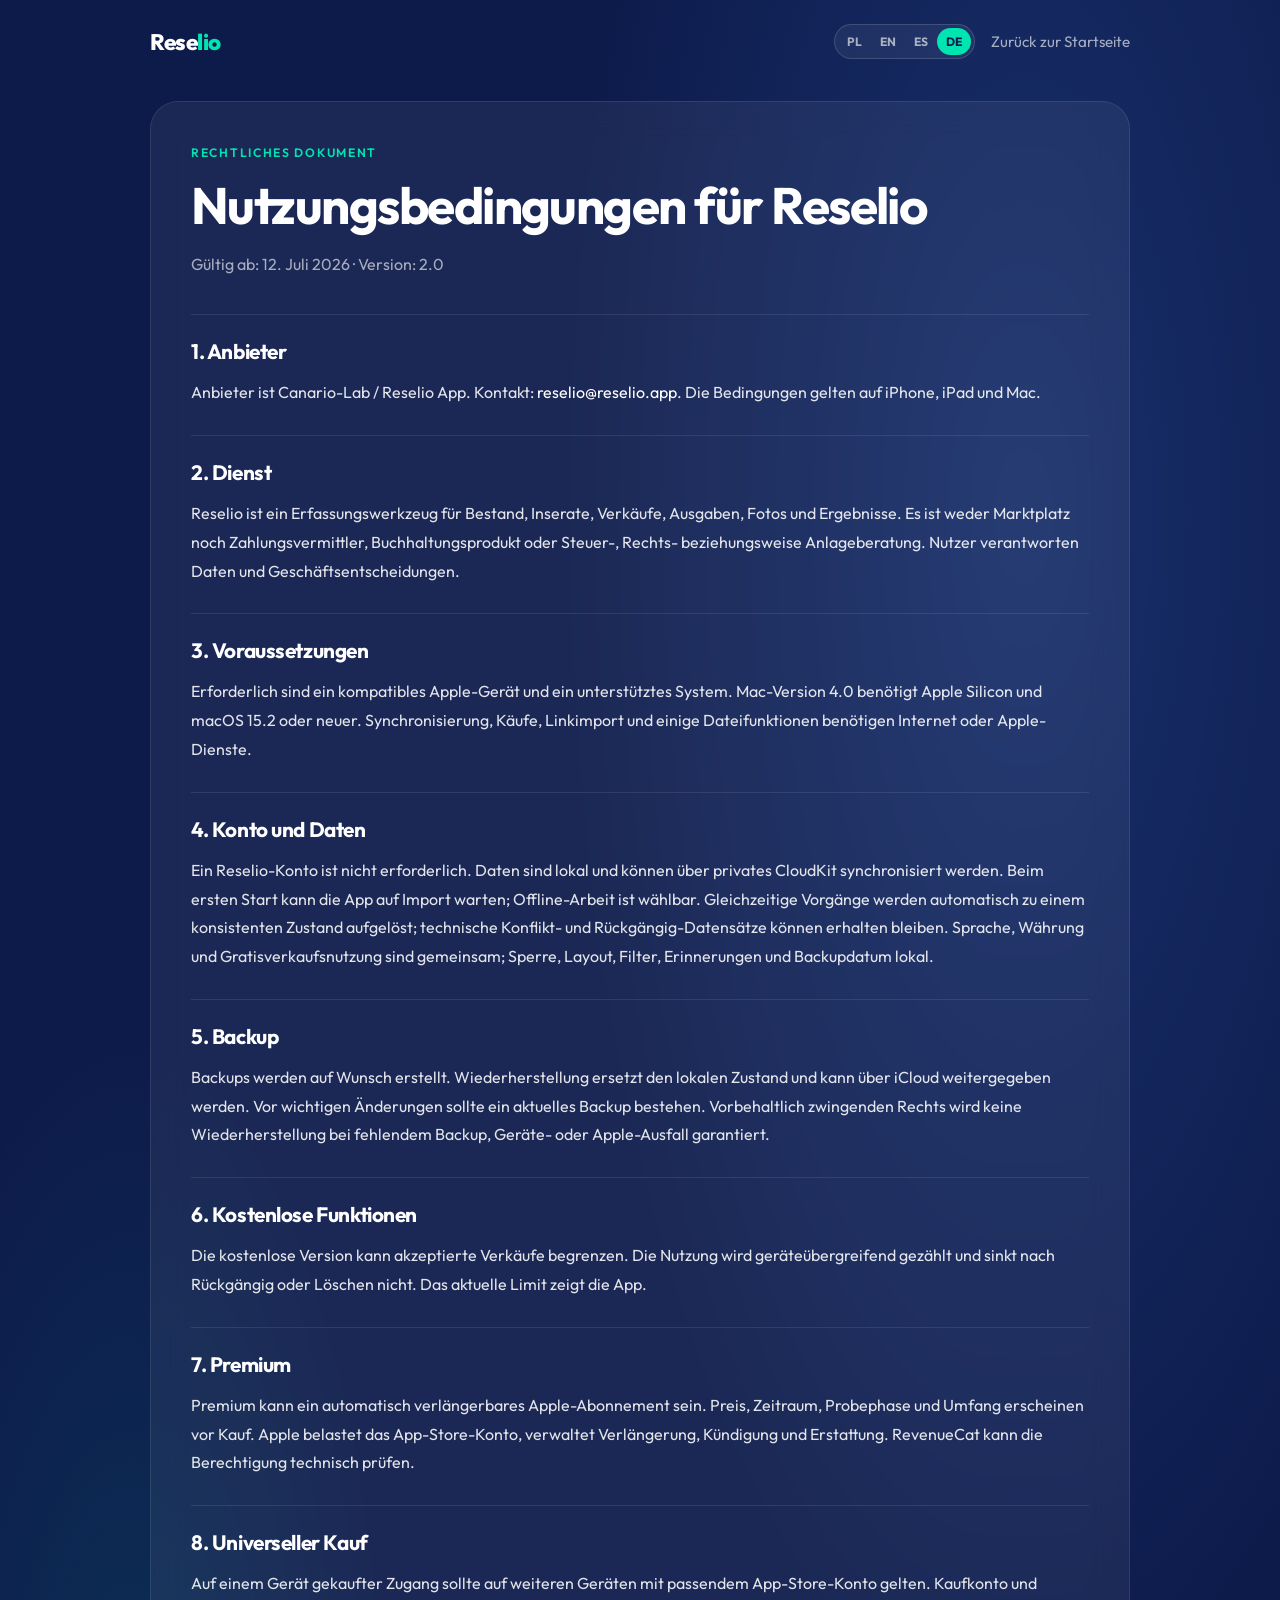
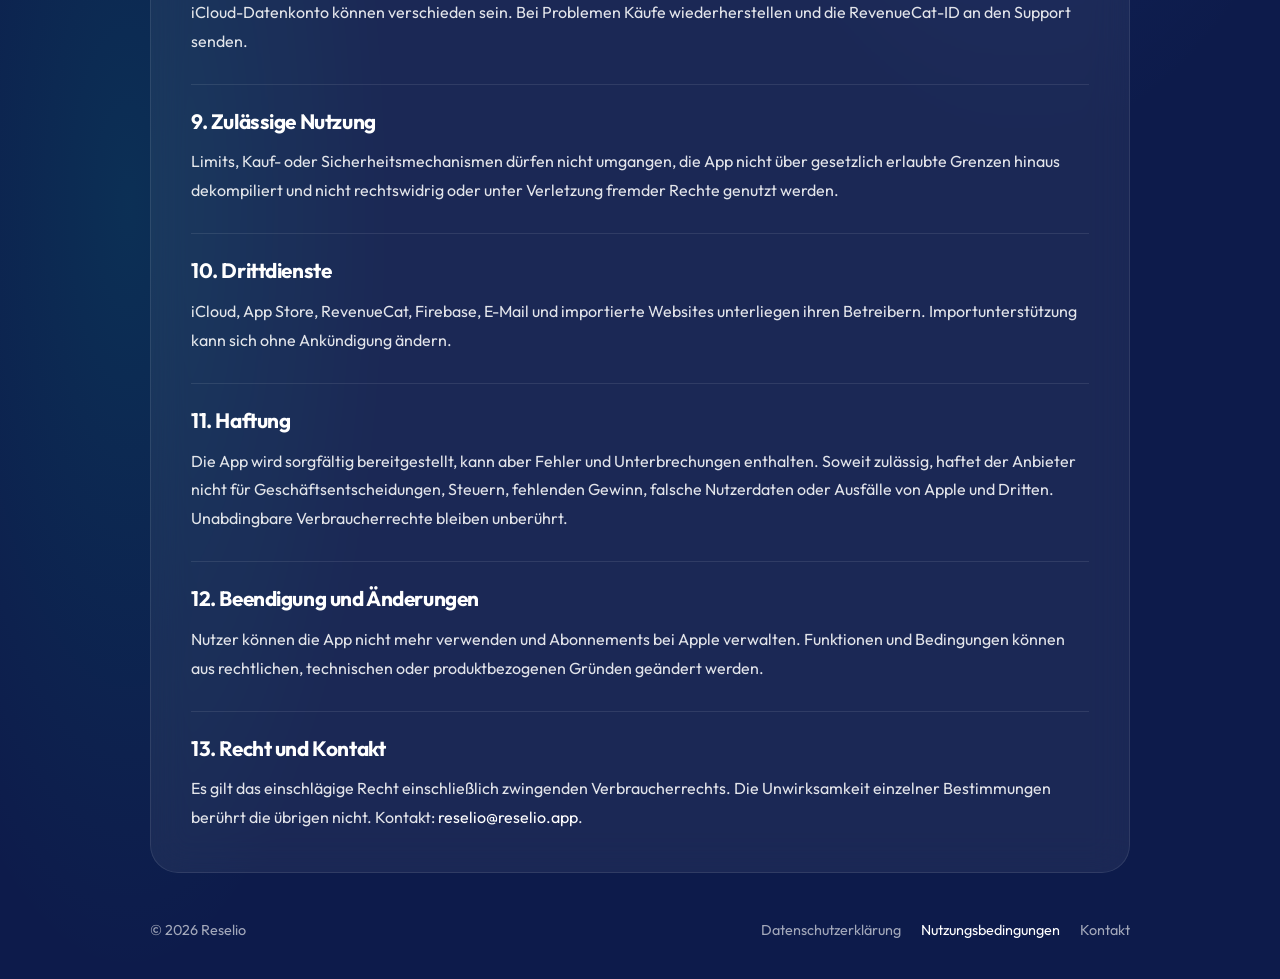
<file: terms-de.html>
<!DOCTYPE html>
<html lang="de">
<head>
<meta charset="UTF-8">
<meta name="viewport" content="width=device-width, initial-scale=1.0">
<title>Nutzungsbedingungen für Reselio</title>
<meta name="description" content="Nutzungsbedingungen für die Reselio App.">
<meta name="theme-color" content="#0d1b4b">
<link rel="alternate" hreflang="pl" href="terms.html">
<link rel="alternate" hreflang="en" href="terms-en.html">
<link rel="alternate" hreflang="es" href="terms-es.html">
<link rel="alternate" hreflang="de" href="terms-de.html">
<link rel="preconnect" href="https://fonts.googleapis.com">
<link href="https://fonts.googleapis.com/css2?family=Outfit:wght@300;400;500;600;700;800;900&display=swap" rel="stylesheet">
<link rel="stylesheet" href="legal.css">
</head>
<body>
  <div class="shell">
    <div class="topbar">
      <a class="logo" href="index.html">Rese<span>lio</span></a>
      <div class="topbar-actions">
        <div class="language-switch" aria-label="Sprachauswahl">
          <a class="lang-link" href="terms.html" lang="pl">PL</a>
          <a class="lang-link" href="terms-en.html" lang="en">EN</a>
          <a class="lang-link" href="terms-es.html" lang="es">ES</a>
          <a class="lang-link" href="terms-de.html" lang="de" aria-current="page">DE</a>
        </div>
        <a class="back-link" href="index.html">Zurück zur Startseite</a>
      </div>
    </div>

    <main class="card">
      <p class="eyebrow">Rechtliches Dokument</p>
      <h1>Nutzungsbedingungen für Reselio</h1>
      <p class="meta">Gültig ab: 12. Juli 2026 · Version: 2.0</p>

      <div class="sections">
        <section>
          <h2>1. Anbieter</h2>
          <p>Anbieter ist Canario-Lab / Reselio App. Kontakt: <a href="mailto:reselio@reselio.app">reselio@reselio.app</a>. Die Bedingungen gelten auf iPhone, iPad und Mac.</p>
        </section>

        <section>
          <h2>2. Dienst</h2>
          <p>Reselio ist ein Erfassungswerkzeug für Bestand, Inserate, Verkäufe, Ausgaben, Fotos und Ergebnisse. Es ist weder Marktplatz noch Zahlungsvermittler, Buchhaltungsprodukt oder Steuer-, Rechts- beziehungsweise Anlageberatung. Nutzer verantworten Daten und Geschäftsentscheidungen.</p>
        </section>

        <section>
          <h2>3. Voraussetzungen</h2>
          <p>Erforderlich sind ein kompatibles Apple-Gerät und ein unterstütztes System. Mac-Version 4.0 benötigt Apple Silicon und macOS 15.2 oder neuer. Synchronisierung, Käufe, Linkimport und einige Dateifunktionen benötigen Internet oder Apple-Dienste.</p>
        </section>

        <section>
          <h2>4. Konto und Daten</h2>
          <p>Ein Reselio-Konto ist nicht erforderlich. Daten sind lokal und können über privates CloudKit synchronisiert werden. Beim ersten Start kann die App auf Import warten; Offline-Arbeit ist wählbar. Gleichzeitige Vorgänge werden automatisch zu einem konsistenten Zustand aufgelöst; technische Konflikt- und Rückgängig-Datensätze können erhalten bleiben. Sprache, Währung und Gratisverkaufsnutzung sind gemeinsam; Sperre, Layout, Filter, Erinnerungen und Backupdatum lokal.</p>
        </section>

        <section>
          <h2>5. Backup</h2>
          <p>Backups werden auf Wunsch erstellt. Wiederherstellung ersetzt den lokalen Zustand und kann über iCloud weitergegeben werden. Vor wichtigen Änderungen sollte ein aktuelles Backup bestehen. Vorbehaltlich zwingenden Rechts wird keine Wiederherstellung bei fehlendem Backup, Geräte- oder Apple-Ausfall garantiert.</p>
        </section>

        <section>
          <h2>6. Kostenlose Funktionen</h2>
          <p>Die kostenlose Version kann akzeptierte Verkäufe begrenzen. Die Nutzung wird geräteübergreifend gezählt und sinkt nach Rückgängig oder Löschen nicht. Das aktuelle Limit zeigt die App.</p>
        </section>

        <section>
          <h2>7. Premium</h2>
          <p>Premium kann ein automatisch verlängerbares Apple-Abonnement sein. Preis, Zeitraum, Probephase und Umfang erscheinen vor Kauf. Apple belastet das App-Store-Konto, verwaltet Verlängerung, Kündigung und Erstattung. RevenueCat kann die Berechtigung technisch prüfen.</p>
        </section>

        <section>
          <h2>8. Universeller Kauf</h2>
          <p>Auf einem Gerät gekaufter Zugang sollte auf weiteren Geräten mit passendem App-Store-Konto gelten. Kaufkonto und iCloud-Datenkonto können verschieden sein. Bei Problemen Käufe wiederherstellen und die RevenueCat-ID an den Support senden.</p>
        </section>

        <section>
          <h2>9. Zulässige Nutzung</h2>
          <p>Limits, Kauf- oder Sicherheitsmechanismen dürfen nicht umgangen, die App nicht über gesetzlich erlaubte Grenzen hinaus dekompiliert und nicht rechtswidrig oder unter Verletzung fremder Rechte genutzt werden.</p>
        </section>

        <section>
          <h2>10. Drittdienste</h2>
          <p>iCloud, App Store, RevenueCat, Firebase, E-Mail und importierte Websites unterliegen ihren Betreibern. Importunterstützung kann sich ohne Ankündigung ändern.</p>
        </section>

        <section>
          <h2>11. Haftung</h2>
          <p>Die App wird sorgfältig bereitgestellt, kann aber Fehler und Unterbrechungen enthalten. Soweit zulässig, haftet der Anbieter nicht für Geschäftsentscheidungen, Steuern, fehlenden Gewinn, falsche Nutzerdaten oder Ausfälle von Apple und Dritten. Unabdingbare Verbraucherrechte bleiben unberührt.</p>
        </section>

        <section>
          <h2>12. Beendigung und Änderungen</h2>
          <p>Nutzer können die App nicht mehr verwenden und Abonnements bei Apple verwalten. Funktionen und Bedingungen können aus rechtlichen, technischen oder produktbezogenen Gründen geändert werden.</p>
        </section>

        <section>
          <h2>13. Recht und Kontakt</h2>
          <p>Es gilt das einschlägige Recht einschließlich zwingenden Verbraucherrechts. Die Unwirksamkeit einzelner Bestimmungen berührt die übrigen nicht. Kontakt: <a href="mailto:reselio@reselio.app">reselio@reselio.app</a>.</p>
        </section>
      </div>
    </main>

    <footer class="footer">
      <div>© 2026 Reselio</div>
      <div class="footer-links">
        <a href="privacy-de.html">Datenschutzerklärung</a>
        <a href="terms-de.html" aria-current="page">Nutzungsbedingungen</a>
        <a href="mailto:reselio@reselio.app">Kontakt</a>
      </div>
    </footer>
  </div>
</body>
</html>
</file>
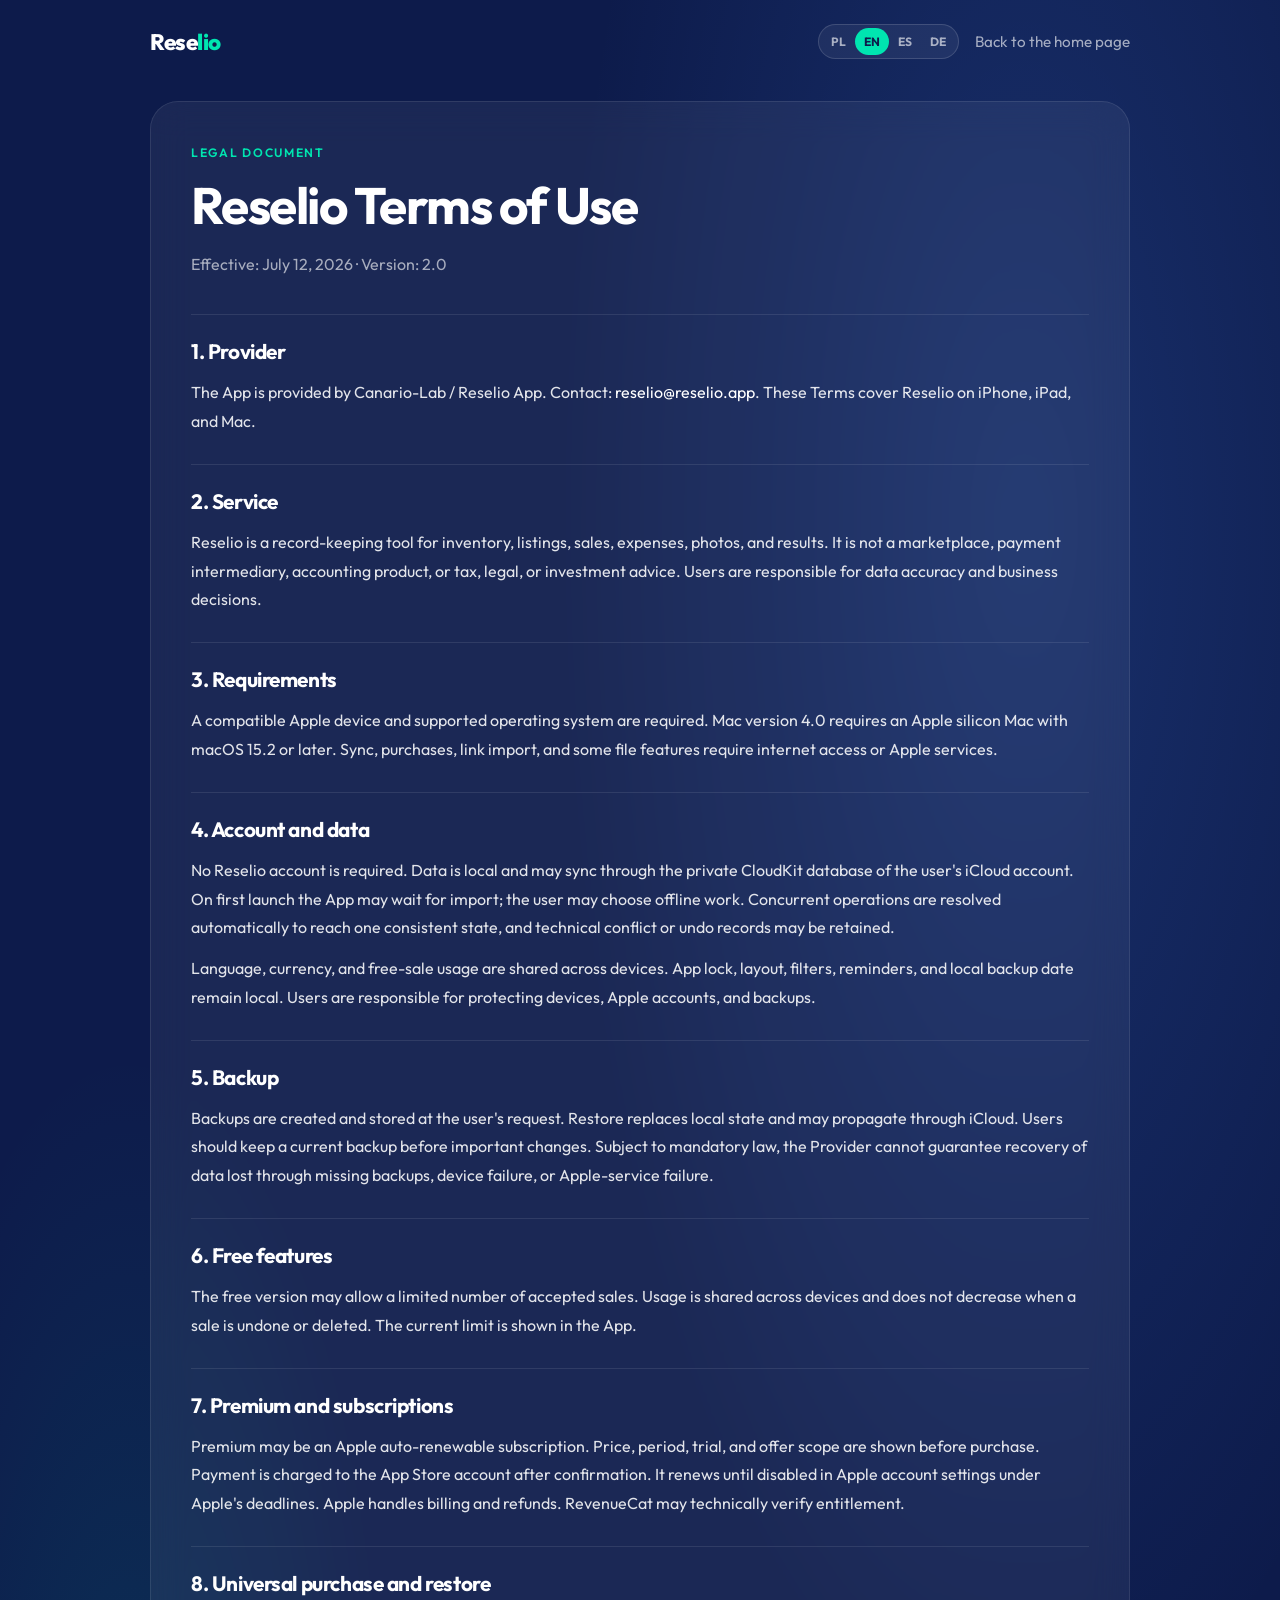
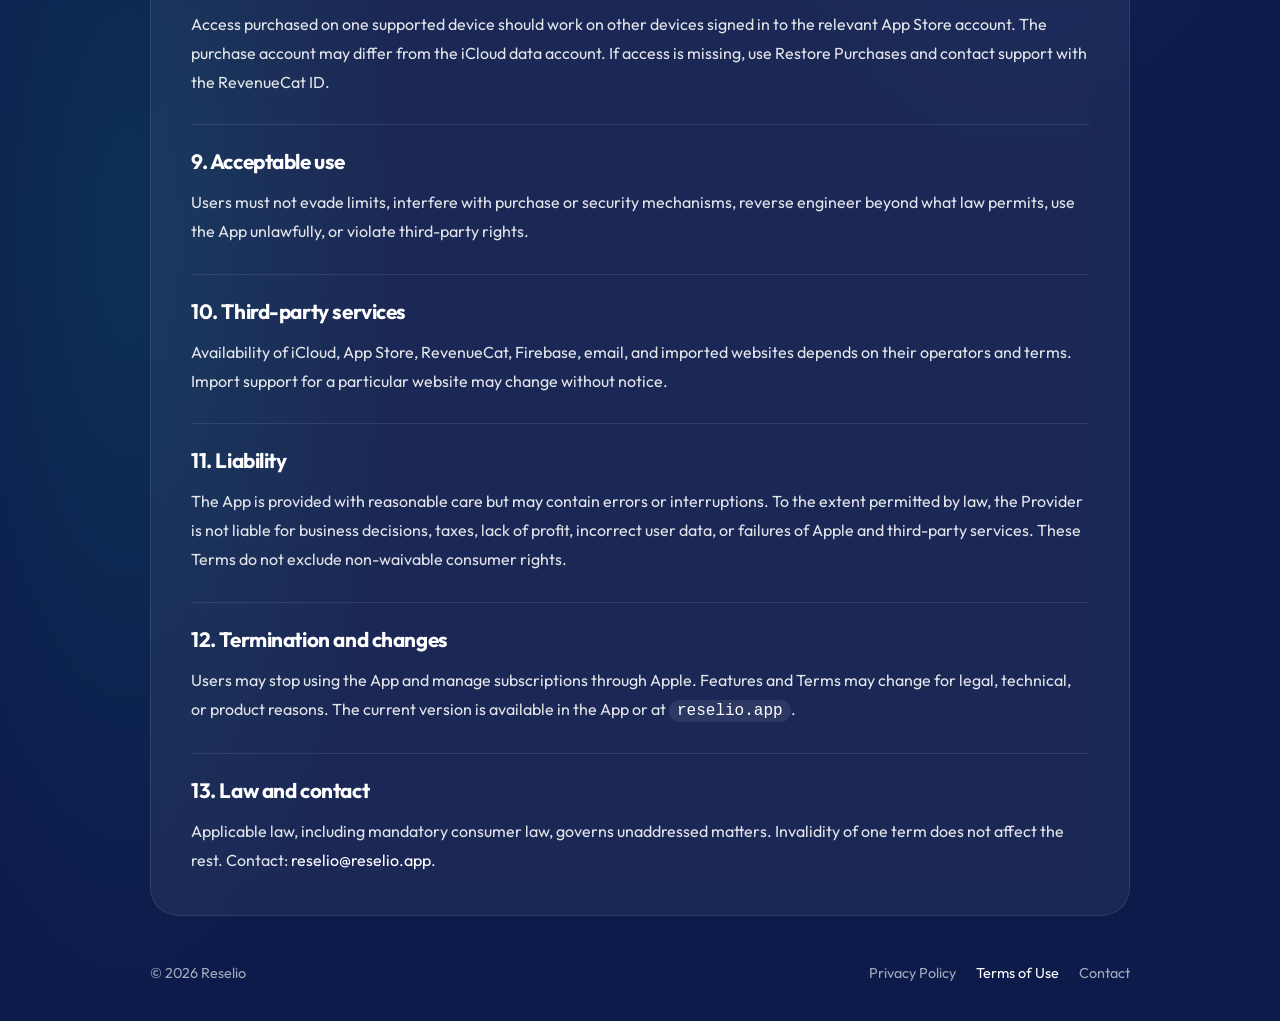
<file: terms-en.html>
<!DOCTYPE html>
<html lang="en">
<head>
<meta charset="UTF-8">
<meta name="viewport" content="width=device-width, initial-scale=1.0">
<title>Reselio Terms of Use</title>
<meta name="description" content="Terms of use for the Reselio app.">
<meta name="theme-color" content="#0d1b4b">
<link rel="alternate" hreflang="pl" href="terms.html">
<link rel="alternate" hreflang="en" href="terms-en.html">
<link rel="alternate" hreflang="es" href="terms-es.html">
<link rel="alternate" hreflang="de" href="terms-de.html">
<link rel="preconnect" href="https://fonts.googleapis.com">
<link href="https://fonts.googleapis.com/css2?family=Outfit:wght@300;400;500;600;700;800;900&display=swap" rel="stylesheet">
<link rel="stylesheet" href="legal.css">
</head>
<body>
  <div class="shell">
    <div class="topbar">
      <a class="logo" href="index.html">Rese<span>lio</span></a>
      <div class="topbar-actions">
        <div class="language-switch" aria-label="Language selection">
          <a class="lang-link" href="terms.html" lang="pl">PL</a>
          <a class="lang-link" href="terms-en.html" lang="en" aria-current="page">EN</a>
          <a class="lang-link" href="terms-es.html" lang="es">ES</a>
          <a class="lang-link" href="terms-de.html" lang="de">DE</a>
        </div>
        <a class="back-link" href="index.html">Back to the home page</a>
      </div>
    </div>

    <main class="card">
      <p class="eyebrow">Legal document</p>
      <h1>Reselio Terms of Use</h1>
      <p class="meta">Effective: July 12, 2026 · Version: 2.0</p>

      <div class="sections">
        <section>
          <h2>1. Provider</h2>
          <p>The App is provided by Canario-Lab / Reselio App. Contact: <a href="mailto:reselio@reselio.app">reselio@reselio.app</a>. These Terms cover Reselio on iPhone, iPad, and Mac.</p>
        </section>

        <section>
          <h2>2. Service</h2>
          <p>Reselio is a record-keeping tool for inventory, listings, sales, expenses, photos, and results. It is not a marketplace, payment intermediary, accounting product, or tax, legal, or investment advice. Users are responsible for data accuracy and business decisions.</p>
        </section>

        <section>
          <h2>3. Requirements</h2>
          <p>A compatible Apple device and supported operating system are required. Mac version 4.0 requires an Apple silicon Mac with macOS 15.2 or later. Sync, purchases, link import, and some file features require internet access or Apple services.</p>
        </section>

        <section>
          <h2>4. Account and data</h2>
          <p>No Reselio account is required. Data is local and may sync through the private CloudKit database of the user's iCloud account. On first launch the App may wait for import; the user may choose offline work. Concurrent operations are resolved automatically to reach one consistent state, and technical conflict or undo records may be retained.</p>
          <p>Language, currency, and free-sale usage are shared across devices. App lock, layout, filters, reminders, and local backup date remain local. Users are responsible for protecting devices, Apple accounts, and backups.</p>
        </section>

        <section>
          <h2>5. Backup</h2>
          <p>Backups are created and stored at the user's request. Restore replaces local state and may propagate through iCloud. Users should keep a current backup before important changes. Subject to mandatory law, the Provider cannot guarantee recovery of data lost through missing backups, device failure, or Apple-service failure.</p>
        </section>

        <section>
          <h2>6. Free features</h2>
          <p>The free version may allow a limited number of accepted sales. Usage is shared across devices and does not decrease when a sale is undone or deleted. The current limit is shown in the App.</p>
        </section>

        <section>
          <h2>7. Premium and subscriptions</h2>
          <p>Premium may be an Apple auto-renewable subscription. Price, period, trial, and offer scope are shown before purchase. Payment is charged to the App Store account after confirmation. It renews until disabled in Apple account settings under Apple's deadlines. Apple handles billing and refunds. RevenueCat may technically verify entitlement.</p>
        </section>

        <section>
          <h2>8. Universal purchase and restore</h2>
          <p>Access purchased on one supported device should work on other devices signed in to the relevant App Store account. The purchase account may differ from the iCloud data account. If access is missing, use Restore Purchases and contact support with the RevenueCat ID.</p>
        </section>

        <section>
          <h2>9. Acceptable use</h2>
          <p>Users must not evade limits, interfere with purchase or security mechanisms, reverse engineer beyond what law permits, use the App unlawfully, or violate third-party rights.</p>
        </section>

        <section>
          <h2>10. Third-party services</h2>
          <p>Availability of iCloud, App Store, RevenueCat, Firebase, email, and imported websites depends on their operators and terms. Import support for a particular website may change without notice.</p>
        </section>

        <section>
          <h2>11. Liability</h2>
          <p>The App is provided with reasonable care but may contain errors or interruptions. To the extent permitted by law, the Provider is not liable for business decisions, taxes, lack of profit, incorrect user data, or failures of Apple and third-party services. These Terms do not exclude non-waivable consumer rights.</p>
        </section>

        <section>
          <h2>12. Termination and changes</h2>
          <p>Users may stop using the App and manage subscriptions through Apple. Features and Terms may change for legal, technical, or product reasons. The current version is available in the App or at <code>reselio.app</code>.</p>
        </section>

        <section>
          <h2>13. Law and contact</h2>
          <p>Applicable law, including mandatory consumer law, governs unaddressed matters. Invalidity of one term does not affect the rest. Contact: <a href="mailto:reselio@reselio.app">reselio@reselio.app</a>.</p>
        </section>
      </div>
    </main>

    <footer class="footer">
      <div>© 2026 Reselio</div>
      <div class="footer-links">
        <a href="privacy-en.html">Privacy Policy</a>
        <a href="terms-en.html" aria-current="page">Terms of Use</a>
        <a href="mailto:reselio@reselio.app">Contact</a>
      </div>
    </footer>
  </div>
</body>
</html>
</file>
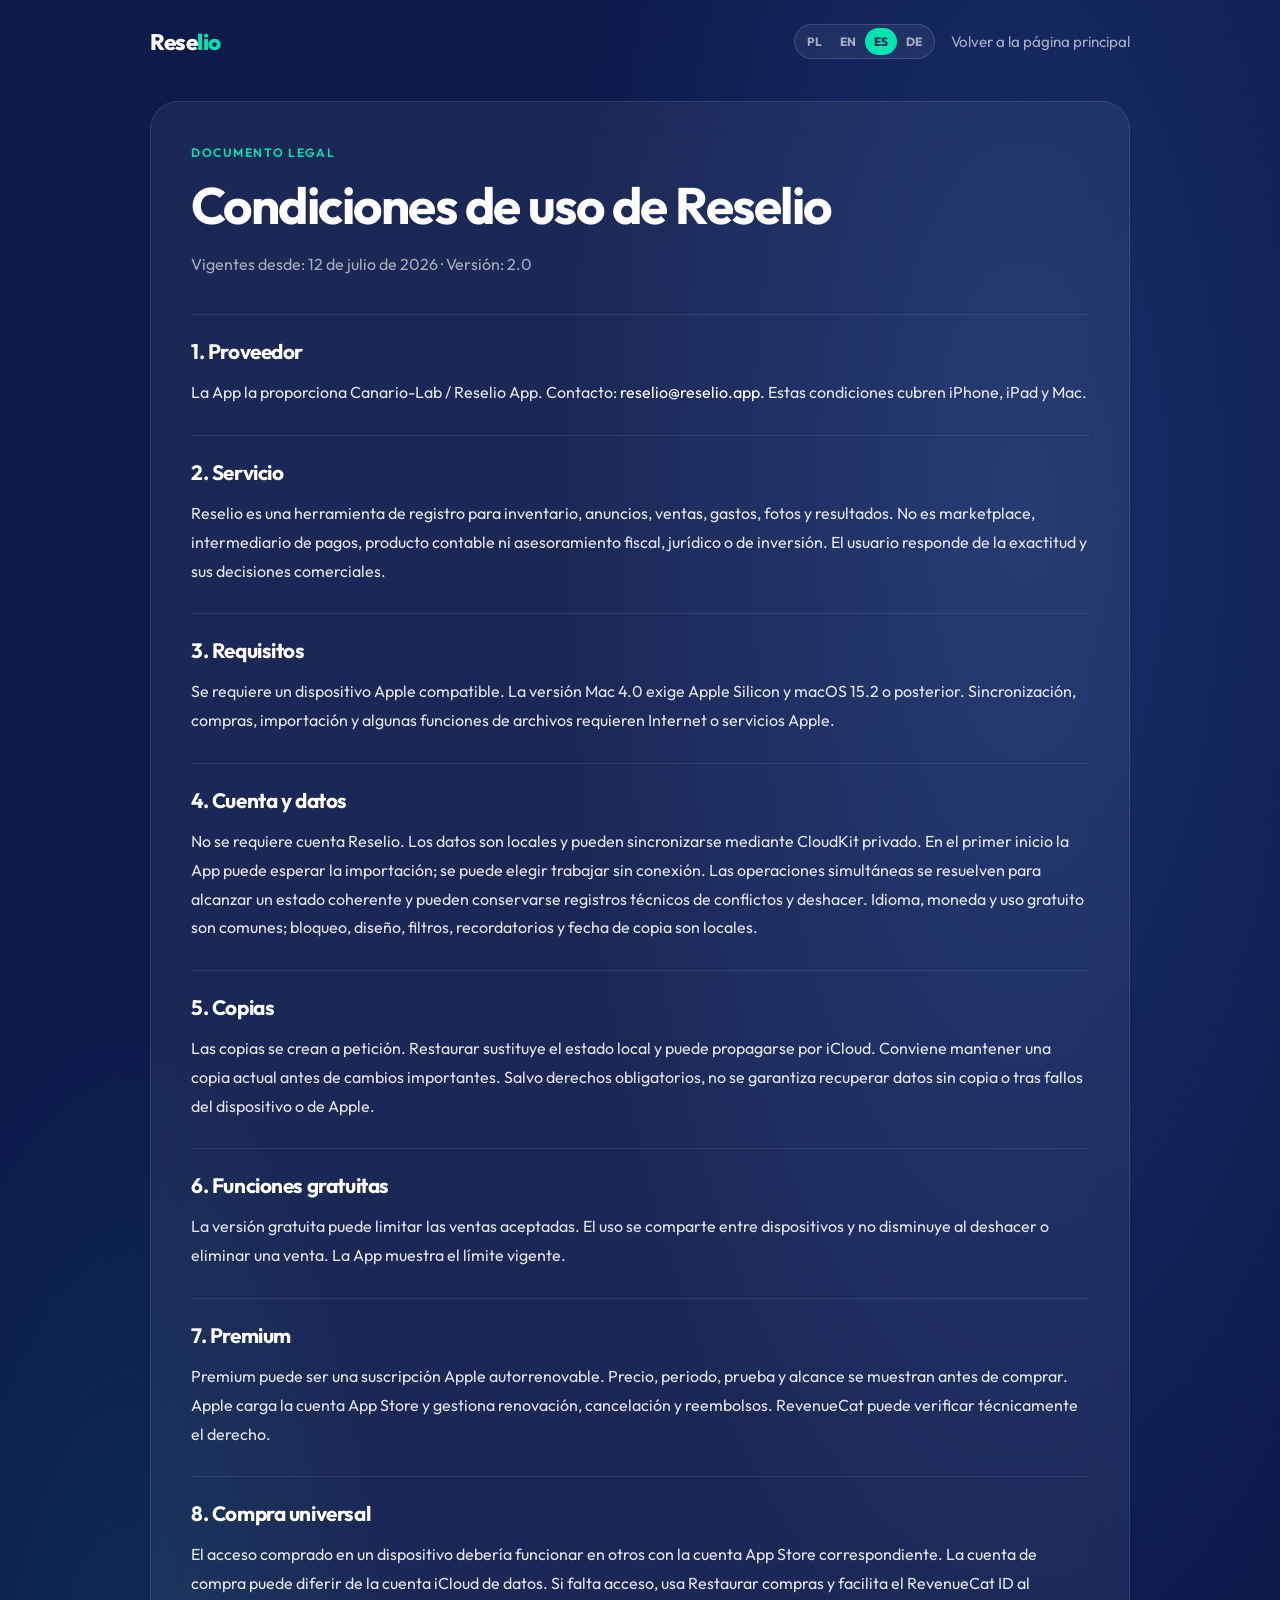
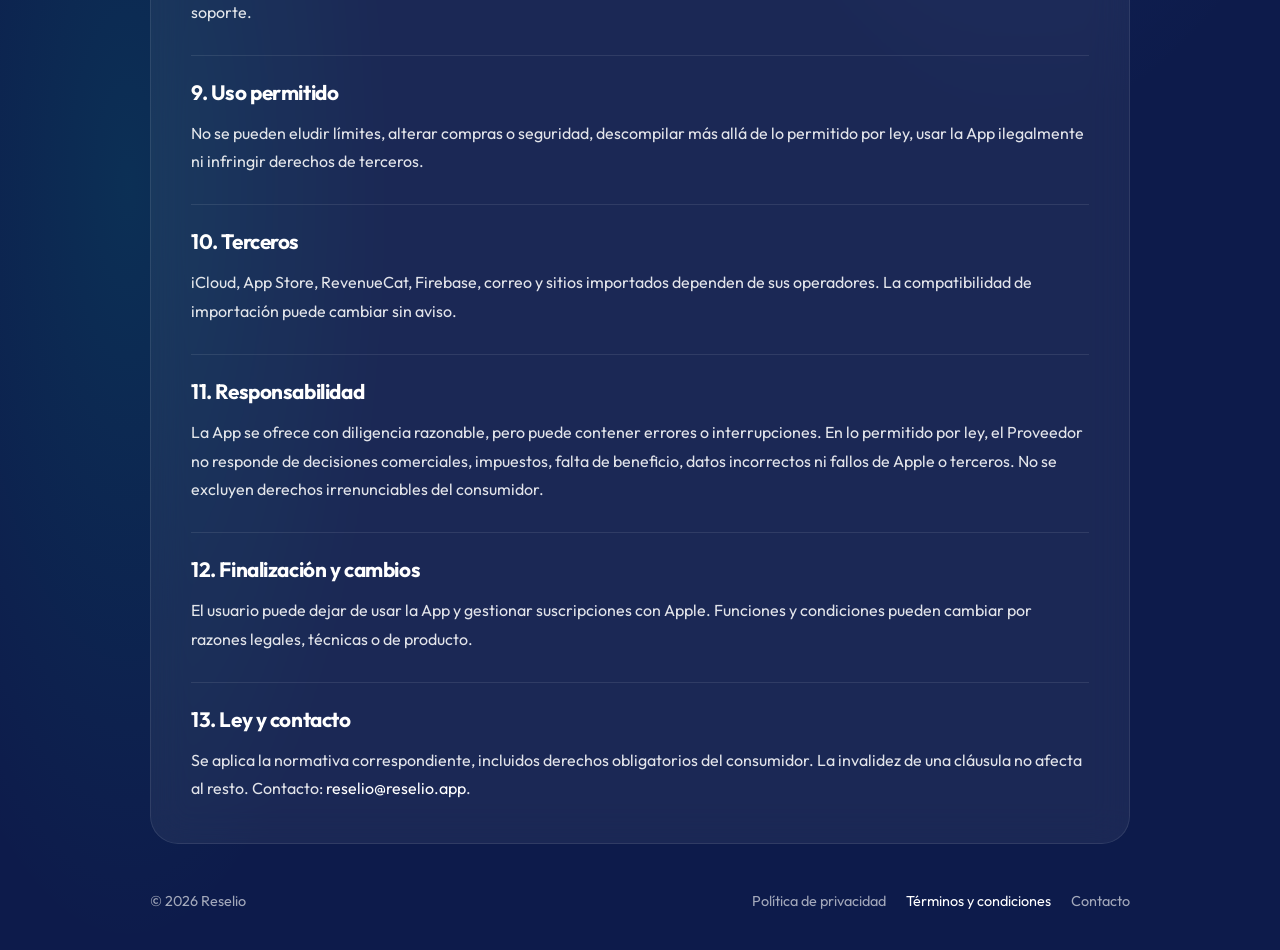
<file: terms-es.html>
<!DOCTYPE html>
<html lang="es">
<head>
<meta charset="UTF-8">
<meta name="viewport" content="width=device-width, initial-scale=1.0">
<title>Condiciones de uso de Reselio</title>
<meta name="description" content="Condiciones de uso de la aplicación Reselio.">
<meta name="theme-color" content="#0d1b4b">
<link rel="alternate" hreflang="pl" href="terms.html">
<link rel="alternate" hreflang="en" href="terms-en.html">
<link rel="alternate" hreflang="es" href="terms-es.html">
<link rel="alternate" hreflang="de" href="terms-de.html">
<link rel="preconnect" href="https://fonts.googleapis.com">
<link href="https://fonts.googleapis.com/css2?family=Outfit:wght@300;400;500;600;700;800;900&display=swap" rel="stylesheet">
<link rel="stylesheet" href="legal.css">
</head>
<body>
  <div class="shell">
    <div class="topbar">
      <a class="logo" href="index.html">Rese<span>lio</span></a>
      <div class="topbar-actions">
        <div class="language-switch" aria-label="Selección de idioma">
          <a class="lang-link" href="terms.html" lang="pl">PL</a>
          <a class="lang-link" href="terms-en.html" lang="en">EN</a>
          <a class="lang-link" href="terms-es.html" lang="es" aria-current="page">ES</a>
          <a class="lang-link" href="terms-de.html" lang="de">DE</a>
        </div>
        <a class="back-link" href="index.html">Volver a la página principal</a>
      </div>
    </div>

    <main class="card">
      <p class="eyebrow">Documento legal</p>
      <h1>Condiciones de uso de Reselio</h1>
      <p class="meta">Vigentes desde: 12 de julio de 2026 · Versión: 2.0</p>

      <div class="sections">
        <section>
          <h2>1. Proveedor</h2>
          <p>La App la proporciona Canario-Lab / Reselio App. Contacto: <a href="mailto:reselio@reselio.app">reselio@reselio.app</a>. Estas condiciones cubren iPhone, iPad y Mac.</p>
        </section>

        <section>
          <h2>2. Servicio</h2>
          <p>Reselio es una herramienta de registro para inventario, anuncios, ventas, gastos, fotos y resultados. No es marketplace, intermediario de pagos, producto contable ni asesoramiento fiscal, jurídico o de inversión. El usuario responde de la exactitud y sus decisiones comerciales.</p>
        </section>

        <section>
          <h2>3. Requisitos</h2>
          <p>Se requiere un dispositivo Apple compatible. La versión Mac 4.0 exige Apple Silicon y macOS 15.2 o posterior. Sincronización, compras, importación y algunas funciones de archivos requieren Internet o servicios Apple.</p>
        </section>

        <section>
          <h2>4. Cuenta y datos</h2>
          <p>No se requiere cuenta Reselio. Los datos son locales y pueden sincronizarse mediante CloudKit privado. En el primer inicio la App puede esperar la importación; se puede elegir trabajar sin conexión. Las operaciones simultáneas se resuelven para alcanzar un estado coherente y pueden conservarse registros técnicos de conflictos y deshacer. Idioma, moneda y uso gratuito son comunes; bloqueo, diseño, filtros, recordatorios y fecha de copia son locales.</p>
        </section>

        <section>
          <h2>5. Copias</h2>
          <p>Las copias se crean a petición. Restaurar sustituye el estado local y puede propagarse por iCloud. Conviene mantener una copia actual antes de cambios importantes. Salvo derechos obligatorios, no se garantiza recuperar datos sin copia o tras fallos del dispositivo o de Apple.</p>
        </section>

        <section>
          <h2>6. Funciones gratuitas</h2>
          <p>La versión gratuita puede limitar las ventas aceptadas. El uso se comparte entre dispositivos y no disminuye al deshacer o eliminar una venta. La App muestra el límite vigente.</p>
        </section>

        <section>
          <h2>7. Premium</h2>
          <p>Premium puede ser una suscripción Apple autorrenovable. Precio, periodo, prueba y alcance se muestran antes de comprar. Apple carga la cuenta App Store y gestiona renovación, cancelación y reembolsos. RevenueCat puede verificar técnicamente el derecho.</p>
        </section>

        <section>
          <h2>8. Compra universal</h2>
          <p>El acceso comprado en un dispositivo debería funcionar en otros con la cuenta App Store correspondiente. La cuenta de compra puede diferir de la cuenta iCloud de datos. Si falta acceso, usa Restaurar compras y facilita el RevenueCat ID al soporte.</p>
        </section>

        <section>
          <h2>9. Uso permitido</h2>
          <p>No se pueden eludir límites, alterar compras o seguridad, descompilar más allá de lo permitido por ley, usar la App ilegalmente ni infringir derechos de terceros.</p>
        </section>

        <section>
          <h2>10. Terceros</h2>
          <p>iCloud, App Store, RevenueCat, Firebase, correo y sitios importados dependen de sus operadores. La compatibilidad de importación puede cambiar sin aviso.</p>
        </section>

        <section>
          <h2>11. Responsabilidad</h2>
          <p>La App se ofrece con diligencia razonable, pero puede contener errores o interrupciones. En lo permitido por ley, el Proveedor no responde de decisiones comerciales, impuestos, falta de beneficio, datos incorrectos ni fallos de Apple o terceros. No se excluyen derechos irrenunciables del consumidor.</p>
        </section>

        <section>
          <h2>12. Finalización y cambios</h2>
          <p>El usuario puede dejar de usar la App y gestionar suscripciones con Apple. Funciones y condiciones pueden cambiar por razones legales, técnicas o de producto.</p>
        </section>

        <section>
          <h2>13. Ley y contacto</h2>
          <p>Se aplica la normativa correspondiente, incluidos derechos obligatorios del consumidor. La invalidez de una cláusula no afecta al resto. Contacto: <a href="mailto:reselio@reselio.app">reselio@reselio.app</a>.</p>
        </section>
      </div>
    </main>

    <footer class="footer">
      <div>© 2026 Reselio</div>
      <div class="footer-links">
        <a href="privacy-es.html">Política de privacidad</a>
        <a href="terms-es.html" aria-current="page">Términos y condiciones</a>
        <a href="mailto:reselio@reselio.app">Contacto</a>
      </div>
    </footer>
  </div>
</body>
</html>
</file>
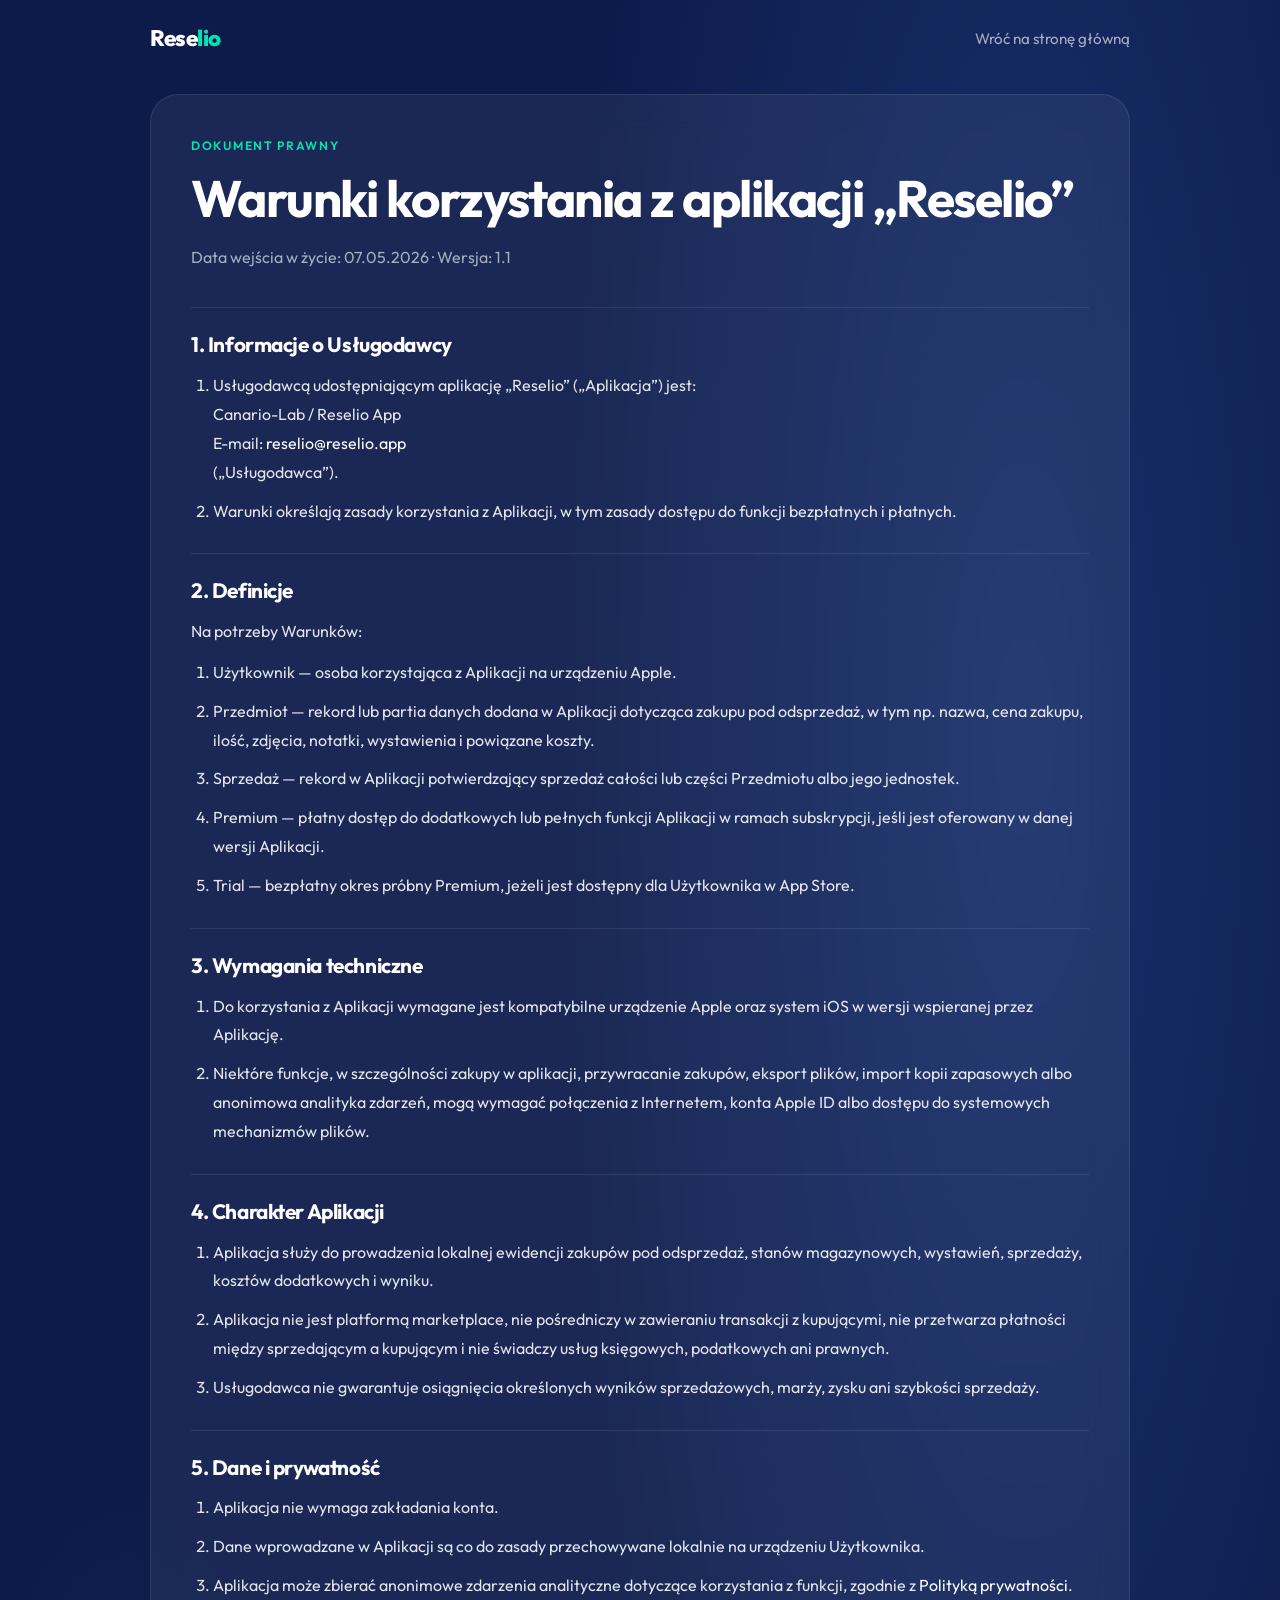
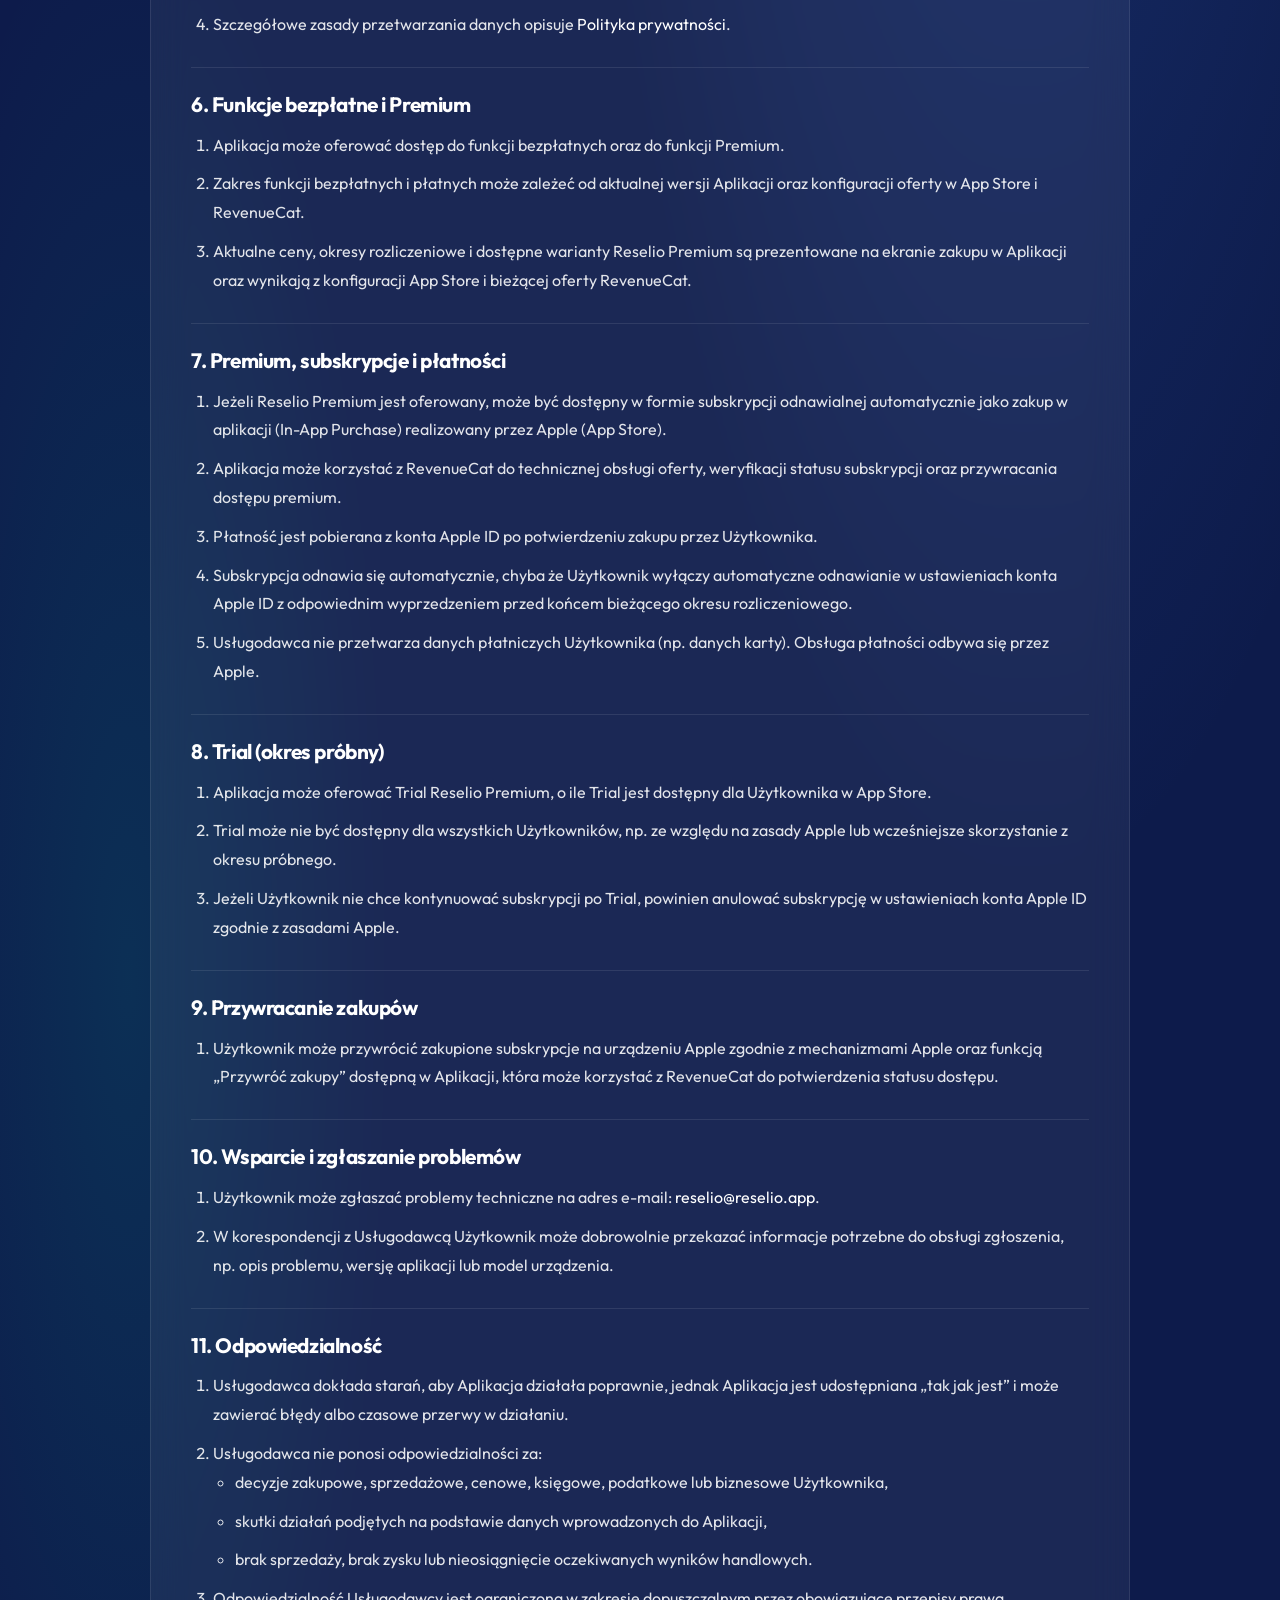
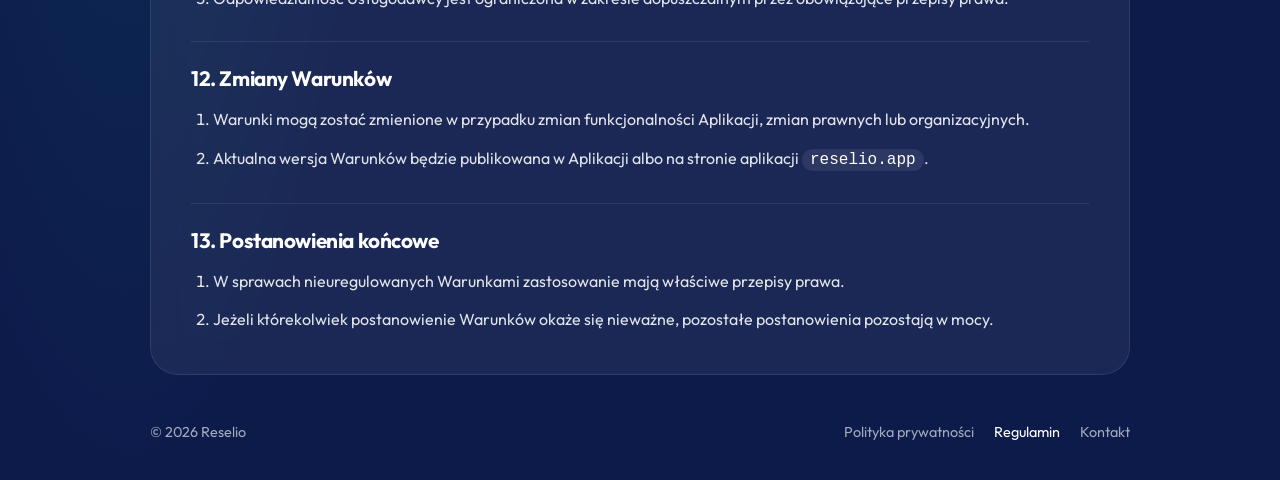
<file: terms.html>
<!DOCTYPE html>
<html lang="pl">
<head>
<meta charset="UTF-8">
<meta name="viewport" content="width=device-width, initial-scale=1.0">
<title>Regulamin — Reselio</title>
<meta name="description" content="Warunki korzystania z aplikacji Reselio.">
<meta name="theme-color" content="#0d1b4b">
<link rel="preconnect" href="https://fonts.googleapis.com">
<link href="https://fonts.googleapis.com/css2?family=Outfit:wght@300;400;500;600;700;800;900&display=swap" rel="stylesheet">
<style>
  :root {
    --navy: #0d1b4b;
    --accent: #4f8fff;
    --mint: #00e5b0;
    --white: #ffffff;
    --text: rgba(255,255,255,0.88);
    --muted: rgba(255,255,255,0.62);
    --line: rgba(255,255,255,0.09);
    --card: rgba(255,255,255,0.06);
  }

  * { box-sizing: border-box; }

  body {
    margin: 0;
    font-family: "Outfit", sans-serif;
    background:
      radial-gradient(ellipse 60% 80% at 80% 20%, rgba(79,143,255,0.18) 0%, transparent 60%),
      radial-gradient(ellipse 40% 60% at 10% 70%, rgba(0,229,176,0.10) 0%, transparent 50%),
      var(--navy);
    color: var(--text);
  }

  a {
    color: var(--white);
    text-decoration: none;
  }

  .shell {
    width: min(980px, calc(100vw - 32px));
    margin: 0 auto;
  }

  .topbar {
    display: flex;
    align-items: center;
    justify-content: space-between;
    gap: 16px;
    padding: 24px 0;
  }

  .logo {
    font-weight: 800;
    font-size: 1.4rem;
    letter-spacing: -0.02em;
  }

  .logo span,
  .eyebrow {
    color: var(--mint);
  }

  .back-link {
    color: var(--muted);
    font-size: 0.95rem;
  }

  .back-link:hover {
    color: var(--white);
  }

  .card {
    margin: 18px 0 48px;
    padding: 40px;
    border: 1px solid var(--line);
    border-radius: 28px;
    background: var(--card);
    backdrop-filter: blur(18px);
  }

  .eyebrow {
    margin: 0 0 14px;
    font-size: 0.76rem;
    letter-spacing: 0.14em;
    text-transform: uppercase;
    font-weight: 600;
  }

  h1 {
    margin: 0;
    color: var(--white);
    font-size: clamp(2.2rem, 4vw, 3.4rem);
    line-height: 1.08;
    letter-spacing: -0.03em;
  }

  .meta {
    margin: 18px 0 0;
    color: var(--muted);
    font-size: 1rem;
    line-height: 1.7;
  }

  .sections {
    display: grid;
    gap: 28px;
    margin-top: 36px;
  }

  section {
    padding-top: 24px;
    border-top: 1px solid var(--line);
  }

  h2 {
    margin: 0 0 14px;
    color: var(--white);
    font-size: 1.3rem;
    line-height: 1.2;
    letter-spacing: -0.02em;
  }

  p, li {
    margin: 0;
    color: var(--text);
    font-size: 1rem;
    line-height: 1.8;
  }

  p + p,
  p + ul,
  p + ol,
  ul + p,
  ol + p {
    margin-top: 12px;
  }

  ul, ol {
    margin: 0;
    padding-left: 22px;
  }

  li + li {
    margin-top: 10px;
  }

  code {
    padding: 2px 8px;
    border-radius: 999px;
    background: rgba(255,255,255,0.08);
    color: var(--white);
  }

  .footer {
    display: flex;
    align-items: center;
    justify-content: space-between;
    gap: 16px;
    padding: 0 0 40px;
    color: var(--muted);
    font-size: 0.9rem;
  }

  .footer-links {
    display: flex;
    flex-wrap: wrap;
    gap: 20px;
  }

  .footer-links a {
    color: var(--muted);
  }

  .footer-links a:hover,
  .footer-links a[aria-current="page"] {
    color: var(--white);
  }

  @media (max-width: 720px) {
    .topbar,
    .footer {
      flex-direction: column;
      align-items: flex-start;
    }

    .card {
      padding: 24px 20px;
    }
  }
</style>
</head>
<body>
  <div class="shell">
    <div class="topbar">
      <a class="logo" href="index.html">Rese<span>lio</span></a>
      <a class="back-link" href="index.html">Wróć na stronę główną</a>
    </div>

    <main class="card">
      <p class="eyebrow">Dokument prawny</p>
      <h1>Warunki korzystania z aplikacji „Reselio”</h1>
      <p class="meta">Data wejścia w życie: 07.05.2026 · Wersja: 1.1</p>

      <div class="sections">
        <section>
          <h2>1. Informacje o Usługodawcy</h2>
          <ol>
            <li>
              Usługodawcą udostępniającym aplikację „Reselio” („Aplikacja”) jest:<br>
              Canario-Lab / Reselio App<br>
              E-mail: <a href="mailto:reselio@reselio.app">reselio@reselio.app</a><br>
              („Usługodawca”).
            </li>
            <li>Warunki określają zasady korzystania z Aplikacji, w tym zasady dostępu do funkcji bezpłatnych i płatnych.</li>
          </ol>
        </section>

        <section>
          <h2>2. Definicje</h2>
          <p>Na potrzeby Warunków:</p>
          <ol>
            <li>Użytkownik — osoba korzystająca z Aplikacji na urządzeniu Apple.</li>
            <li>Przedmiot — rekord lub partia danych dodana w Aplikacji dotycząca zakupu pod odsprzedaż, w tym np. nazwa, cena zakupu, ilość, zdjęcia, notatki, wystawienia i powiązane koszty.</li>
            <li>Sprzedaż — rekord w Aplikacji potwierdzający sprzedaż całości lub części Przedmiotu albo jego jednostek.</li>
            <li>Premium — płatny dostęp do dodatkowych lub pełnych funkcji Aplikacji w ramach subskrypcji, jeśli jest oferowany w danej wersji Aplikacji.</li>
            <li>Trial — bezpłatny okres próbny Premium, jeżeli jest dostępny dla Użytkownika w App Store.</li>
          </ol>
        </section>

        <section>
          <h2>3. Wymagania techniczne</h2>
          <ol>
            <li>Do korzystania z Aplikacji wymagane jest kompatybilne urządzenie Apple oraz system iOS w wersji wspieranej przez Aplikację.</li>
            <li>Niektóre funkcje, w szczególności zakupy w aplikacji, przywracanie zakupów, eksport plików, import kopii zapasowych albo anonimowa analityka zdarzeń, mogą wymagać połączenia z Internetem, konta Apple ID albo dostępu do systemowych mechanizmów plików.</li>
          </ol>
        </section>

        <section>
          <h2>4. Charakter Aplikacji</h2>
          <ol>
            <li>Aplikacja służy do prowadzenia lokalnej ewidencji zakupów pod odsprzedaż, stanów magazynowych, wystawień, sprzedaży, kosztów dodatkowych i wyniku.</li>
            <li>Aplikacja nie jest platformą marketplace, nie pośredniczy w zawieraniu transakcji z kupującymi, nie przetwarza płatności między sprzedającym a kupującym i nie świadczy usług księgowych, podatkowych ani prawnych.</li>
            <li>Usługodawca nie gwarantuje osiągnięcia określonych wyników sprzedażowych, marży, zysku ani szybkości sprzedaży.</li>
          </ol>
        </section>

        <section>
          <h2>5. Dane i prywatność</h2>
          <ol>
            <li>Aplikacja nie wymaga zakładania konta.</li>
            <li>Dane wprowadzane w Aplikacji są co do zasady przechowywane lokalnie na urządzeniu Użytkownika.</li>
            <li>Aplikacja może zbierać anonimowe zdarzenia analityczne dotyczące korzystania z funkcji, zgodnie z <a href="privacy.html">Polityką prywatności</a>.</li>
            <li>Szczegółowe zasady przetwarzania danych opisuje <a href="privacy.html">Polityka prywatności</a>.</li>
          </ol>
        </section>

        <section>
          <h2>6. Funkcje bezpłatne i Premium</h2>
          <ol>
            <li>Aplikacja może oferować dostęp do funkcji bezpłatnych oraz do funkcji Premium.</li>
            <li>Zakres funkcji bezpłatnych i płatnych może zależeć od aktualnej wersji Aplikacji oraz konfiguracji oferty w App Store i RevenueCat.</li>
            <li>Aktualne ceny, okresy rozliczeniowe i dostępne warianty Reselio Premium są prezentowane na ekranie zakupu w Aplikacji oraz wynikają z konfiguracji App Store i bieżącej oferty RevenueCat.</li>
          </ol>
        </section>

        <section>
          <h2>7. Premium, subskrypcje i płatności</h2>
          <ol>
            <li>Jeżeli Reselio Premium jest oferowany, może być dostępny w formie subskrypcji odnawialnej automatycznie jako zakup w aplikacji (In-App Purchase) realizowany przez Apple (App Store).</li>
            <li>Aplikacja może korzystać z RevenueCat do technicznej obsługi oferty, weryfikacji statusu subskrypcji oraz przywracania dostępu premium.</li>
            <li>Płatność jest pobierana z konta Apple ID po potwierdzeniu zakupu przez Użytkownika.</li>
            <li>Subskrypcja odnawia się automatycznie, chyba że Użytkownik wyłączy automatyczne odnawianie w ustawieniach konta Apple ID z odpowiednim wyprzedzeniem przed końcem bieżącego okresu rozliczeniowego.</li>
            <li>Usługodawca nie przetwarza danych płatniczych Użytkownika (np. danych karty). Obsługa płatności odbywa się przez Apple.</li>
          </ol>
        </section>

        <section>
          <h2>8. Trial (okres próbny)</h2>
          <ol>
            <li>Aplikacja może oferować Trial Reselio Premium, o ile Trial jest dostępny dla Użytkownika w App Store.</li>
            <li>Trial może nie być dostępny dla wszystkich Użytkowników, np. ze względu na zasady Apple lub wcześniejsze skorzystanie z okresu próbnego.</li>
            <li>Jeżeli Użytkownik nie chce kontynuować subskrypcji po Trial, powinien anulować subskrypcję w ustawieniach konta Apple ID zgodnie z zasadami Apple.</li>
          </ol>
        </section>

        <section>
          <h2>9. Przywracanie zakupów</h2>
          <ol>
            <li>Użytkownik może przywrócić zakupione subskrypcje na urządzeniu Apple zgodnie z mechanizmami Apple oraz funkcją „Przywróć zakupy” dostępną w Aplikacji, która może korzystać z RevenueCat do potwierdzenia statusu dostępu.</li>
          </ol>
        </section>

        <section>
          <h2>10. Wsparcie i zgłaszanie problemów</h2>
          <ol>
            <li>Użytkownik może zgłaszać problemy techniczne na adres e-mail: <a href="mailto:reselio@reselio.app">reselio@reselio.app</a>.</li>
            <li>W korespondencji z Usługodawcą Użytkownik może dobrowolnie przekazać informacje potrzebne do obsługi zgłoszenia, np. opis problemu, wersję aplikacji lub model urządzenia.</li>
          </ol>
        </section>

        <section>
          <h2>11. Odpowiedzialność</h2>
          <ol>
            <li>Usługodawca dokłada starań, aby Aplikacja działała poprawnie, jednak Aplikacja jest udostępniana „tak jak jest” i może zawierać błędy albo czasowe przerwy w działaniu.</li>
            <li>
              Usługodawca nie ponosi odpowiedzialności za:
              <ul>
                <li>decyzje zakupowe, sprzedażowe, cenowe, księgowe, podatkowe lub biznesowe Użytkownika,</li>
                <li>skutki działań podjętych na podstawie danych wprowadzonych do Aplikacji,</li>
                <li>brak sprzedaży, brak zysku lub nieosiągnięcie oczekiwanych wyników handlowych.</li>
              </ul>
            </li>
            <li>Odpowiedzialność Usługodawcy jest ograniczona w zakresie dopuszczalnym przez obowiązujące przepisy prawa.</li>
          </ol>
        </section>

        <section>
          <h2>12. Zmiany Warunków</h2>
          <ol>
            <li>Warunki mogą zostać zmienione w przypadku zmian funkcjonalności Aplikacji, zmian prawnych lub organizacyjnych.</li>
            <li>Aktualna wersja Warunków będzie publikowana w Aplikacji albo na stronie aplikacji <code>reselio.app</code>.</li>
          </ol>
        </section>

        <section>
          <h2>13. Postanowienia końcowe</h2>
          <ol>
            <li>W sprawach nieuregulowanych Warunkami zastosowanie mają właściwe przepisy prawa.</li>
            <li>Jeżeli którekolwiek postanowienie Warunków okaże się nieważne, pozostałe postanowienia pozostają w mocy.</li>
          </ol>
        </section>
      </div>
    </main>

    <footer class="footer">
      <div>© 2026 Reselio</div>
      <div class="footer-links">
        <a href="privacy.html">Polityka prywatności</a>
        <a href="terms.html" aria-current="page">Regulamin</a>
        <a href="mailto:reselio@reselio.app">Kontakt</a>
      </div>
    </footer>
  </div>
</body>
</html>
</file>
<file: legal.css>
:root {
  --navy: #0d1b4b;
  --accent: #4f8fff;
  --mint: #00e5b0;
  --white: #ffffff;
  --text: rgba(255,255,255,0.88);
  --muted: rgba(255,255,255,0.62);
  --line: rgba(255,255,255,0.09);
  --card: rgba(255,255,255,0.06);
}

* { box-sizing: border-box; }

body {
  margin: 0;
  font-family: "Outfit", sans-serif;
  background:
    radial-gradient(ellipse 60% 80% at 80% 20%, rgba(79,143,255,0.18) 0%, transparent 60%),
    radial-gradient(ellipse 40% 60% at 10% 70%, rgba(0,229,176,0.10) 0%, transparent 50%),
    var(--navy);
  color: var(--text);
}

a {
  color: var(--white);
  text-decoration: none;
}

.shell {
  width: min(980px, calc(100vw - 32px));
  margin: 0 auto;
}

.topbar {
  display: flex;
  align-items: center;
  justify-content: space-between;
  gap: 16px;
  padding: 24px 0;
}

.topbar-actions {
  display: flex;
  align-items: center;
  gap: 16px;
}

.logo {
  font-weight: 800;
  font-size: 1.4rem;
  letter-spacing: -0.02em;
}

.logo span,
.eyebrow {
  color: var(--mint);
}

.language-switch {
  display: inline-flex;
  padding: 3px;
  border: 1px solid rgba(255,255,255,0.14);
  border-radius: 999px;
  background: rgba(255,255,255,0.06);
}

.lang-link {
  padding: 6px 9px;
  border-radius: 999px;
  color: var(--muted);
  font-size: 0.75rem;
  font-weight: 700;
}

.lang-link[aria-current="page"] {
  background: var(--mint);
  color: var(--navy);
}

.back-link {
  color: var(--muted);
  font-size: 0.95rem;
}

.back-link:hover { color: var(--white); }

.card {
  margin: 18px 0 48px;
  padding: 40px;
  border: 1px solid var(--line);
  border-radius: 28px;
  background: var(--card);
  backdrop-filter: blur(18px);
}

.eyebrow {
  margin: 0 0 14px;
  font-size: 0.76rem;
  letter-spacing: 0.14em;
  text-transform: uppercase;
  font-weight: 600;
}

h1 {
  margin: 0;
  color: var(--white);
  font-size: clamp(2.2rem, 4vw, 3.4rem);
  line-height: 1.08;
  letter-spacing: -0.03em;
}

.meta {
  margin: 18px 0 0;
  color: var(--muted);
  font-size: 1rem;
  line-height: 1.7;
}

.sections {
  display: grid;
  gap: 28px;
  margin-top: 36px;
}

section {
  padding-top: 24px;
  border-top: 1px solid var(--line);
}

h2 {
  margin: 0 0 14px;
  color: var(--white);
  font-size: 1.3rem;
  line-height: 1.2;
  letter-spacing: -0.02em;
}

p, li {
  margin: 0;
  color: var(--text);
  font-size: 1rem;
  line-height: 1.8;
}

p + p { margin-top: 12px; }

code {
  padding: 2px 8px;
  border-radius: 999px;
  background: rgba(255,255,255,0.08);
  color: var(--white);
}

.footer {
  display: flex;
  align-items: center;
  justify-content: space-between;
  gap: 16px;
  padding: 0 0 40px;
  color: var(--muted);
  font-size: 0.9rem;
}

.footer-links {
  display: flex;
  flex-wrap: wrap;
  gap: 20px;
}

.footer-links a { color: var(--muted); }

.footer-links a:hover,
.footer-links a[aria-current="page"] {
  color: var(--white);
}

@media (max-width: 720px) {
  .topbar,
  .footer {
    align-items: flex-start;
    flex-direction: column;
  }

  .topbar-actions {
    width: 100%;
    flex-wrap: wrap;
    justify-content: space-between;
  }

  .card { padding: 24px 20px; }
}
</file>
